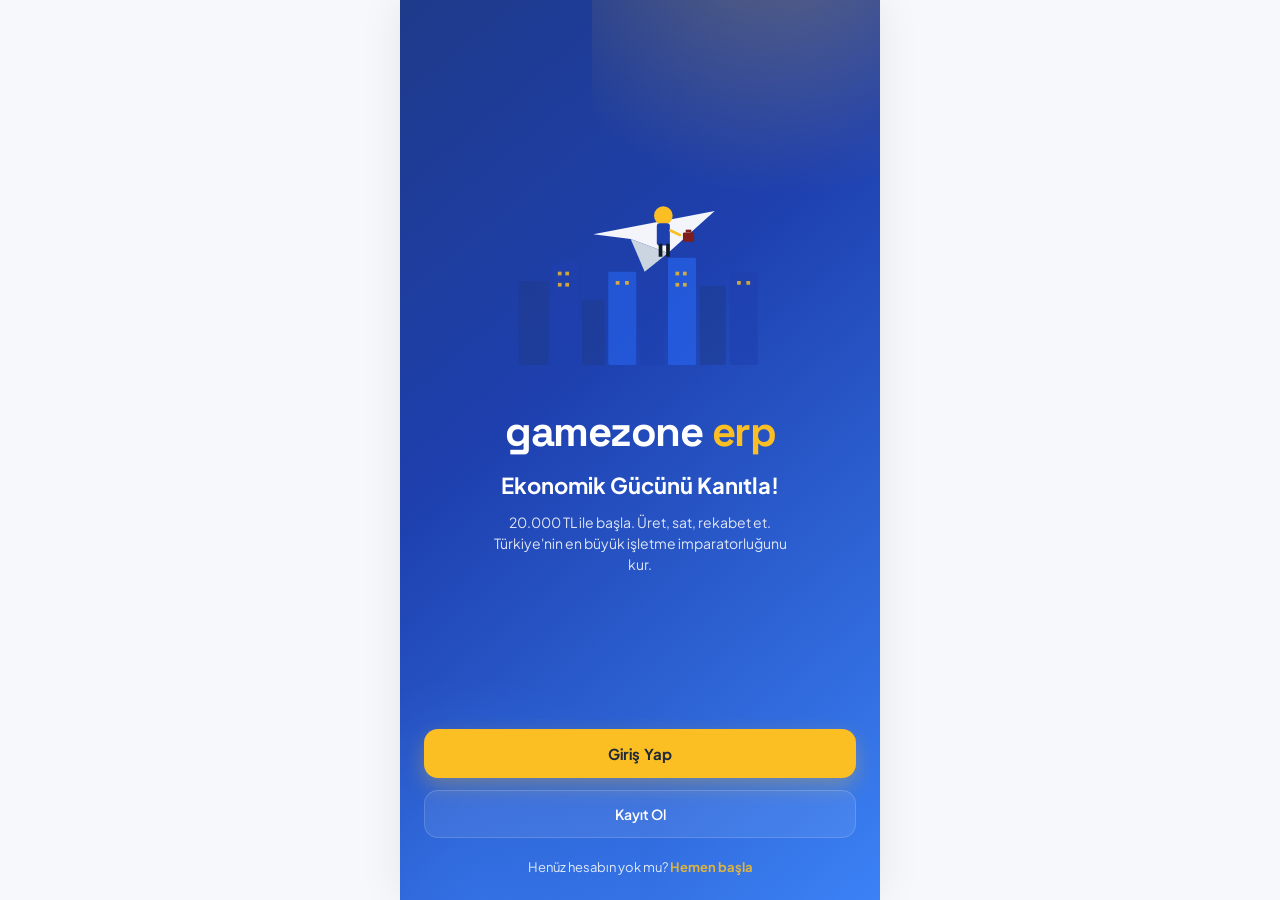
<file: index-7.html>
<!DOCTYPE html>
<html lang="tr">
<head>
<meta charset="UTF-8" />
<meta name="viewport" content="width=device-width, initial-scale=1.0, maximum-scale=1.0, user-scalable=no, viewport-fit=cover" />
<meta name="theme-color" content="#1e3a8a" />
<title>Game Zone ERP</title>
<link rel="preconnect" href="https://fonts.googleapis.com">
<link rel="preconnect" href="https://fonts.gstatic.com" crossorigin>
<link href="https://fonts.googleapis.com/css2?family=Plus+Jakarta+Sans:wght@400;500;600;700;800&family=Space+Grotesk:wght@600;700&display=swap" rel="stylesheet">
<style>
:root{
  --primary:#1e40af;
  --primary-dark:#1e3a8a;
  --primary-light:#3b82f6;
  --accent:#fbbf24;
  --accent-dark:#f59e0b;
  --bg:#f7f8fc;
  --card:#ffffff;
  --text:#1f2937;
  --text-muted:#6b7280;
  --border:#e5e7eb;
  --success:#10b981;
  --danger:#ef4444;
  --warning:#f59e0b;
  --info:#3b82f6;
}
*{box-sizing:border-box;margin:0;padding:0;-webkit-tap-highlight-color:transparent}
html,body{height:100%;overflow:hidden}
body{
  font-family:'Plus Jakarta Sans',system-ui,-apple-system,sans-serif;
  background:var(--bg);
  color:var(--text);
  font-size:14px;
  line-height:1.4;
  overscroll-behavior:none;
  user-select:none;
  -webkit-user-select:none;
}
#app{
  max-width:480px;
  margin:0 auto;
  height:100vh;
  height:100dvh;
  background:var(--bg);
  position:relative;
  overflow:hidden;
  box-shadow:0 0 40px rgba(0,0,0,.08);
}
button{
  font-family:inherit;
  cursor:pointer;
  border:none;
  background:none;
  color:inherit;
  font-size:inherit;
}
input,select,textarea{
  font-family:inherit;
  font-size:inherit;
}
::-webkit-scrollbar{width:0;height:0}

/* ====== WELCOME / AUTH SCREENS ====== */
.auth-screen{
  position:absolute;inset:0;
  background:linear-gradient(140deg,#1e3a8a 0%,#1e40af 40%,#3b82f6 100%);
  display:flex;flex-direction:column;
  padding:24px;
  color:#fff;
}
.auth-screen::before{
  content:"";
  position:absolute;top:-50%;right:-20%;
  width:80%;height:80%;
  background:radial-gradient(circle,rgba(251,191,36,.3),transparent 70%);
  pointer-events:none;
}
.auth-screen::after{
  content:"";
  position:absolute;bottom:-30%;left:-20%;
  width:70%;height:60%;
  background:radial-gradient(circle,rgba(59,130,246,.4),transparent 70%);
  pointer-events:none;
}
.auth-header{
  display:flex;align-items:center;gap:10px;
  padding-top:12px;
  z-index:2;
}
.auth-back{
  width:36px;height:36px;border-radius:10px;
  background:rgba(255,255,255,.12);
  display:grid;place-items:center;
  backdrop-filter:blur(10px);
}
.auth-hero{
  flex:1;display:flex;flex-direction:column;align-items:center;justify-content:center;
  z-index:2;padding:20px 0;
}
.auth-illustration{
  width:100%;max-width:280px;margin-bottom:28px;
  animation:float 4s ease-in-out infinite;
}
@keyframes float{0%,100%{transform:translateY(0)}50%{transform:translateY(-12px)}}
.auth-logo{
  font-family:'Space Grotesk';
  font-size:42px;font-weight:700;
  letter-spacing:-1.5px;
  margin-bottom:8px;
  text-align:center;
}
.auth-logo .yellow{color:var(--accent)}
.auth-title{
  font-size:22px;font-weight:700;
  text-align:center;margin-bottom:12px;
}
.auth-subtitle{
  font-size:14px;opacity:.85;
  text-align:center;line-height:1.5;
  max-width:300px;margin-bottom:8px;
}
.auth-form{
  z-index:2;margin-top:auto;
  display:flex;flex-direction:column;gap:12px;
}
.auth-field{
  background:rgba(255,255,255,.1);
  border:1px solid rgba(255,255,255,.18);
  border-radius:14px;
  padding:14px 16px;
  display:flex;align-items:center;gap:12px;
  backdrop-filter:blur(12px);
}
.auth-field input{
  flex:1;background:none;border:none;outline:none;
  color:#fff;font-size:15px;
}
.auth-field input::placeholder{color:rgba(255,255,255,.6)}
.auth-field svg{opacity:.7;flex-shrink:0}
.auth-row{display:flex;justify-content:space-between;align-items:center;font-size:13px;padding:0 4px}
.auth-row label{display:flex;align-items:center;gap:8px;cursor:pointer}
.auth-row input[type=checkbox]{accent-color:var(--accent);width:16px;height:16px}
.auth-row a{color:var(--accent);text-decoration:none;font-weight:600}
.btn-primary{
  background:var(--accent);
  color:#1f2937;
  padding:15px;border-radius:14px;
  font-weight:700;font-size:15px;
  letter-spacing:.2px;
  box-shadow:0 8px 20px rgba(251,191,36,.3);
  transition:transform .15s;
}
.btn-primary:active{transform:scale(.98)}
.btn-ghost{
  background:rgba(255,255,255,.08);
  color:#fff;
  padding:14px;border-radius:14px;
  font-weight:600;
  border:1px solid rgba(255,255,255,.15);
}
.auth-footer{
  text-align:center;font-size:13px;
  opacity:.85;margin-top:8px;
}
.auth-footer a{color:var(--accent);font-weight:700;text-decoration:none}

/* ====== MAIN APP SHELL ====== */
.main-shell{
  position:absolute;inset:0;
  display:none;flex-direction:column;
  background:var(--bg);
}
.main-shell.active{display:flex}

/* top bar */
.topbar{
  background:linear-gradient(180deg,#1e40af,#2563eb);
  color:#fff;
  padding:14px 14px 0;
  flex-shrink:0;
  position:relative;
}
.topbar-row{display:flex;align-items:center;gap:10px;margin-bottom:10px}
.brand{
  font-family:'Space Grotesk';
  font-size:20px;font-weight:700;
  letter-spacing:-.5px;
  margin-right:auto;
}
.brand .yellow{color:var(--accent)}
.topbar-icons{display:flex;gap:8px;align-items:center}
.tb-btn{
  width:34px;height:34px;border-radius:10px;
  display:grid;place-items:center;
  background:rgba(255,255,255,.08);
  position:relative;
  transition:background .15s;
}
.tb-btn:active{background:rgba(255,255,255,.18)}
.tb-btn .badge{
  position:absolute;top:-2px;right:-2px;
  background:#ef4444;color:#fff;
  font-size:10px;font-weight:700;
  padding:2px 5px;border-radius:10px;
  min-width:16px;height:16px;
  display:grid;place-items:center;
  border:2px solid var(--primary);
}
.topbar-stats{
  display:flex;gap:8px;align-items:center;
  padding-bottom:10px;
}
.stat-pill{
  background:rgba(0,0,0,.18);
  border-radius:8px;
  padding:5px 10px;
  font-size:12px;font-weight:600;
  display:flex;align-items:center;gap:6px;
  border:1px solid rgba(255,255,255,.08);
}
.stat-pill .level-num{
  background:rgba(255,255,255,.95);color:#1e3a8a;
  font-weight:800;font-size:11px;
  padding:2px 7px;border-radius:5px;
}
.stat-pill .xp-bar{
  width:60px;height:4px;border-radius:3px;
  background:rgba(255,255,255,.2);overflow:hidden;
}
.stat-pill .xp-fill{
  height:100%;background:var(--accent);
  border-radius:3px;transition:width .4s;
}
.money-pill{
  margin-left:auto;
  background:rgba(0,0,0,.2);
  border-radius:8px;padding:5px 10px;
  font-size:13px;font-weight:700;
  display:flex;align-items:center;gap:6px;
}

/* content area */
.content{
  flex:1;overflow-y:auto;overflow-x:hidden;
  padding-bottom:76px;
  -webkit-overflow-scrolling:touch;
}
.page{display:none;min-height:100%}
.page.active{display:block}
.page-header{
  background:#fff;
  padding:14px 16px;
  display:flex;align-items:center;gap:10px;
  border-bottom:1px solid var(--border);
  position:sticky;top:0;z-index:10;
}
.page-title{font-size:16px;font-weight:700;flex:1}
.page-icon{font-size:22px}

/* bottom nav */
.bottomnav{
  position:absolute;bottom:0;left:0;right:0;
  background:#fff;
  border-top:1px solid var(--border);
  display:flex;
  padding:8px 4px;
  padding-bottom:max(8px,env(safe-area-inset-bottom));
  box-shadow:0 -4px 20px rgba(0,0,0,.05);
  z-index:20;
}
.nav-item{
  flex:1;
  display:flex;flex-direction:column;align-items:center;gap:3px;
  padding:6px 4px;
  color:var(--text-muted);
  font-size:11px;font-weight:600;
  position:relative;
  border-radius:10px;
  transition:color .15s;
}
.nav-item.active{color:#ef4444}
.nav-item.active.blue{color:#1e40af}
.nav-item svg{width:22px;height:22px}
.nav-item .nav-hand{
  position:absolute;top:-20px;left:50%;
  transform:translateX(-50%);
  font-size:20px;
  pointer-events:none;
  animation:pointBounce 1.6s ease-in-out infinite;
  opacity:0;
}
.nav-item.active .nav-hand{opacity:1}
@keyframes pointBounce{0%,100%{transform:translateX(-50%) translateY(0)}50%{transform:translateX(-50%) translateY(4px)}}

/* empty states */
.empty{
  display:flex;flex-direction:column;
  align-items:center;justify-content:center;
  padding:60px 20px;
  text-align:center;
}
.empty-icon{
  font-size:56px;margin-bottom:14px;
  opacity:.4;
}
.empty-lock{
  font-size:60px;
  filter:drop-shadow(0 4px 10px rgba(239,68,68,.3));
  margin-bottom:12px;
}
.empty-text{
  color:var(--text-muted);font-size:15px;
  margin-bottom:18px;
}
.empty-big{
  font-size:18px;font-weight:700;color:var(--text);
}
.btn-create{
  background:var(--primary);color:#fff;
  padding:12px 28px;border-radius:10px;
  font-weight:700;font-size:14px;
  box-shadow:0 4px 14px rgba(30,64,175,.3);
}

/* ====== MODALS ====== */
.modal-backdrop{
  position:absolute;inset:0;
  background:rgba(0,0,0,.5);
  backdrop-filter:blur(4px);
  display:none;
  align-items:center;justify-content:center;
  padding:20px;
  z-index:100;
  animation:fadeIn .2s;
}
.modal-backdrop.active{display:flex}
@keyframes fadeIn{from{opacity:0}to{opacity:1}}
.modal{
  background:#fff;
  border-radius:18px;
  width:100%;max-width:420px;
  max-height:90vh;
  overflow:hidden;
  display:flex;flex-direction:column;
  animation:slideUp .3s cubic-bezier(.2,.8,.2,1);
  box-shadow:0 20px 50px rgba(0,0,0,.3);
}
@keyframes slideUp{from{transform:translateY(20px);opacity:0}to{transform:translateY(0);opacity:1}}
.modal-header{
  padding:14px 18px;
  border-bottom:1px solid var(--border);
  display:flex;align-items:center;gap:10px;
}
.modal-title{font-weight:700;font-size:16px;flex:1}
.modal-close{
  width:32px;height:32px;border-radius:8px;
  display:grid;place-items:center;
  background:#f3f4f6;
}
.modal-body{
  padding:16px 18px;
  overflow-y:auto;
  flex:1;
}
.modal-footer{
  padding:12px 18px;
  border-top:1px solid var(--border);
  display:flex;gap:10px;
}
.modal-footer button{
  flex:1;padding:12px;border-radius:10px;
  font-weight:700;font-size:14px;
}
.btn-cancel{background:#f3f4f6;color:#374151}
.btn-confirm{background:var(--primary);color:#fff}
.btn-confirm:disabled{background:#9ca3af;cursor:not-allowed}

/* welcome modal */
.welcome-modal{
  text-align:center;padding:32px 24px;
}
.welcome-illo{
  width:180px;margin:0 auto 20px;
  animation:float 3s ease-in-out infinite;
}
.welcome-title{font-size:22px;font-weight:800;margin-bottom:10px;color:var(--text)}
.welcome-text{font-size:14px;color:var(--text-muted);line-height:1.6;margin-bottom:24px}
.welcome-cta{
  background:var(--primary);color:#fff;
  padding:14px;border-radius:12px;
  font-weight:700;font-size:15px;
  width:100%;
  box-shadow:0 6px 20px rgba(30,64,175,.3);
}
.welcome-alt{margin-top:14px;font-size:13px;color:var(--text-muted)}
.welcome-alt a{color:var(--primary);font-weight:700;text-decoration:none}

/* shop creation */
.shop-grid{
  display:grid;grid-template-columns:repeat(2,1fr);
  gap:10px;padding:14px;
}
.shop-card{
  background:#fff;border-radius:14px;
  overflow:hidden;
  border:2px solid transparent;
  transition:all .15s;
  cursor:pointer;
  box-shadow:0 2px 8px rgba(0,0,0,.04);
}
.shop-card.selected{border-color:var(--primary);transform:scale(.97)}
.shop-card.disabled{opacity:.5}
.shop-img{
  width:100%;aspect-ratio:1;
  background-size:cover;background-position:center;
  position:relative;
}
.shop-price{
  position:absolute;left:8px;bottom:8px;
  background:rgba(16,185,129,.95);color:#fff;
  padding:4px 8px;border-radius:6px;
  font-size:12px;font-weight:700;
}
.shop-info{padding:8px 10px}
.shop-name{font-size:13px;font-weight:700}
.shop-income{font-size:11px;color:var(--text-muted);margin-top:2px}

/* city select */
.city-select{
  padding:14px;
}
.city-select label{font-size:13px;color:var(--text-muted);margin-bottom:6px;display:block}
.city-select select{
  width:100%;padding:12px;border-radius:10px;
  border:1px solid var(--border);background:#fff;
  font-size:14px;
}

/* ====== BANK ====== */
.bank-card{
  background:#fff;margin:12px;border-radius:14px;
  padding:16px;box-shadow:0 2px 8px rgba(0,0,0,.04);
}
.bank-header{
  display:flex;align-items:center;gap:12px;margin-bottom:14px;
}
.bank-icon{
  width:54px;height:54px;
  background:linear-gradient(135deg,#3b82f6,#1e40af);
  border-radius:14px;
  display:grid;place-items:center;
  color:#fff;font-size:24px;
}
.bank-title{font-size:18px;font-weight:700}
.bank-row{
  display:flex;justify-content:space-between;align-items:center;
  padding:13px 14px;
  background:#f9fafb;border-radius:10px;
  margin-bottom:8px;
}
.bank-row-label{font-size:13px;color:var(--text-muted)}
.bank-row-value{font-size:15px;font-weight:700}
.bank-row-value.green{color:var(--success)}
.bank-row-value.red{color:var(--danger)}
.section-label{
  font-size:11px;font-weight:700;letter-spacing:1.2px;
  color:var(--text-muted);
  padding:16px 16px 8px;
  text-transform:uppercase;
}
.bank-action{
  display:flex;justify-content:space-between;align-items:center;
  padding:14px;background:#f9fafb;border-radius:12px;
  margin-bottom:8px;cursor:pointer;
}
.bank-action:active{background:#f3f4f6}
.bank-action-info{flex:1}
.bank-action-label{font-size:12px;color:var(--text-muted);margin-bottom:2px}
.bank-action-value{font-size:16px;font-weight:700}
.bank-action-icon{
  width:40px;height:40px;border-radius:10px;
  display:grid;place-items:center;font-size:18px;
  background:#eff6ff;color:var(--primary);
}
.bank-action-icon.red{background:#fef2f2;color:var(--danger)}
.bank-action-icon.green{background:#ecfdf5;color:var(--success)}

/* ====== PROFILE ====== */
.profile-header{
  background:#fff;padding:20px 16px;
  display:flex;align-items:center;gap:14px;
  border-bottom:1px solid var(--border);
}
.profile-avatar{
  width:62px;height:62px;border-radius:18px;
  background:linear-gradient(135deg,#e5e7eb,#f3f4f6);
  display:grid;place-items:center;
  font-size:30px;
  border:3px solid #fff;
  box-shadow:0 2px 8px rgba(0,0,0,.08);
}
.profile-name{font-size:20px;font-weight:700;flex:1}
.profile-settings{
  width:40px;height:40px;border-radius:12px;
  background:#f3f4f6;display:grid;place-items:center;
  font-size:18px;
}
.profile-stats{
  display:grid;grid-template-columns:1fr 1fr;gap:10px;padding:14px;
}
.profile-stat{
  background:#fff;border-radius:12px;padding:12px;
  box-shadow:0 1px 4px rgba(0,0,0,.04);
}
.profile-stat-label{
  font-size:11px;color:var(--text-muted);
  text-transform:uppercase;letter-spacing:.5px;
  margin-bottom:4px;
}
.profile-stat-value{font-size:18px;font-weight:700}
.profile-stat-value.green{color:var(--success)}
.profile-stat-icon{font-size:16px;margin-right:4px}

.rank-row{
  display:flex;gap:8px;padding:0 14px;margin-top:14px;
  overflow-x:auto;
}
.rank-card{
  flex:0 0 90px;
  background:#fff;border-radius:12px;
  padding:10px;text-align:center;
  box-shadow:0 1px 4px rgba(0,0,0,.04);
}
.rank-num{font-size:12px;font-weight:700;color:var(--text-muted);margin-bottom:6px}
.rank-av{
  width:42px;height:42px;border-radius:10px;
  background:#f3f4f6;margin:0 auto 6px;
  display:grid;place-items:center;font-size:20px;
}
.rank-money{font-size:10px;font-weight:700;color:var(--primary)}
.rank-you{background:linear-gradient(135deg,#fef3c7,#fde68a)}

/* ====== NEWS / CHAT ====== */
.news-card{
  background:#fff;border-radius:14px;margin:12px;
  overflow:hidden;box-shadow:0 2px 8px rgba(0,0,0,.05);
}
.news-hero{
  width:100%;aspect-ratio:16/10;
  background:linear-gradient(135deg,#fbbf24,#f59e0b);
  position:relative;display:grid;place-items:center;
  font-size:72px;
}
.news-body{padding:14px}
.news-status{
  font-size:13px;color:var(--text-muted);margin-bottom:10px;
  display:flex;align-items:center;gap:6px;
}
.news-status b{color:var(--success)}
.news-title{font-size:16px;font-weight:800;margin-bottom:8px}
.news-text{font-size:13px;color:#374151;line-height:1.6;margin-bottom:10px}
.news-date{font-size:12px;color:var(--text-muted)}
.news-reactions{
  display:flex;gap:6px;margin-top:10px;flex-wrap:wrap;
}
.reaction{
  padding:4px 8px;border-radius:20px;
  background:#f3f4f6;font-size:12px;
  display:flex;align-items:center;gap:4px;
  font-weight:600;
}

.activity-feed{padding:0 12px}
.activity-item{
  background:#fff;border-radius:12px;
  padding:10px 12px;margin-bottom:8px;
  display:flex;align-items:center;gap:10px;
  box-shadow:0 1px 3px rgba(0,0,0,.04);
}
.activity-avatar{
  width:34px;height:34px;border-radius:8px;
  background:#f3f4f6;display:grid;place-items:center;
  font-size:16px;flex-shrink:0;
}
.activity-text{
  flex:1;font-size:12px;line-height:1.4;
}
.activity-text b{font-weight:700}
.activity-text .prod{color:var(--primary);font-weight:700}
.activity-meta{font-size:11px;color:var(--text-muted);margin-top:2px}
.activity-badge{
  width:32px;height:32px;border-radius:8px;
  background:#f3f4f6;flex-shrink:0;
  display:grid;place-items:center;font-size:16px;
}

/* chat */
.chat-wrap{
  display:flex;flex-direction:column;height:100%;
}
.chat-input{
  padding:10px 12px;background:#fff;
  border-bottom:1px solid var(--border);
  display:flex;align-items:center;gap:10px;
  position:sticky;top:0;z-index:10;
}
.chat-input-avatar{
  width:32px;height:32px;border-radius:10px;
  background:#f3f4f6;display:grid;place-items:center;font-size:14px;
}
.chat-input input{
  flex:1;background:#f3f4f6;border:none;outline:none;
  padding:10px 14px;border-radius:20px;font-size:13px;
}
.chat-send{
  width:36px;height:36px;border-radius:10px;
  background:var(--primary);color:#fff;
  display:grid;place-items:center;
}
.chat-messages{padding:6px 10px}
.chat-msg{
  background:#fff;border-radius:12px;
  padding:10px 12px;margin-bottom:8px;
  display:flex;gap:10px;
  box-shadow:0 1px 3px rgba(0,0,0,.04);
}
.chat-msg-avatar{
  width:38px;height:38px;border-radius:9px;
  background:linear-gradient(135deg,#ddd6fe,#c4b5fd);
  display:grid;place-items:center;font-size:18px;
  flex-shrink:0;
}
.chat-msg-body{flex:1}
.chat-msg-head{display:flex;align-items:center;gap:6px;margin-bottom:3px}
.chat-msg-name{font-weight:700;font-size:13px}
.chat-msg-time{font-size:11px;color:var(--text-muted)}
.chat-msg-text{font-size:13px;line-height:1.4;color:#374151}

/* ====== CITIES ====== */
.city-list{padding:10px}
.city-card{
  background:#fff;border-radius:14px;
  margin-bottom:8px;padding:12px;
  box-shadow:0 1px 3px rgba(0,0,0,.04);
  display:flex;align-items:center;gap:12px;
}
.city-rank{
  width:32px;height:32px;border-radius:10px;
  background:#eff6ff;color:var(--primary);
  font-weight:800;font-size:14px;
  display:grid;place-items:center;flex-shrink:0;
}
.city-body{flex:1;min-width:0}
.city-name{font-weight:800;font-size:15px;margin-bottom:3px}
.city-pop{font-size:12px;color:var(--text-muted);margin-bottom:6px}
.city-biz{
  display:flex;gap:6px;flex-wrap:wrap;
  font-size:11px;
}
.city-biz-item{
  background:#f3f4f6;padding:3px 7px;border-radius:5px;
  font-weight:700;
  display:flex;align-items:center;gap:3px;
}

/* ====== MENU ====== */
.menu-grid{
  display:grid;grid-template-columns:1fr 1fr 1fr;
  gap:10px;padding:14px;
}
.menu-tile{
  background:#fff;border-radius:14px;
  padding:16px 8px;text-align:center;
  box-shadow:0 1px 4px rgba(0,0,0,.04);
  display:flex;flex-direction:column;align-items:center;gap:8px;
  cursor:pointer;transition:transform .15s;
}
.menu-tile:active{transform:scale(.95)}
.menu-tile-icon{
  width:50px;height:50px;
  display:grid;place-items:center;
  font-size:28px;
}
.menu-tile-label{font-size:12px;font-weight:700;line-height:1.2}

.menu-header{
  background:#fff;padding:14px 16px;
  display:flex;align-items:center;gap:10px;
  border-bottom:1px solid var(--border);
}
.back-btn{
  width:36px;height:36px;border-radius:10px;
  background:#f3f4f6;display:grid;place-items:center;
  font-size:18px;
}
.menu-footer{
  padding:16px;display:flex;gap:8px;
  align-items:center;justify-content:center;
  color:var(--text-muted);font-size:12px;
}
.menu-socials{display:flex;gap:8px;margin-right:auto}
.social-btn{
  width:34px;height:34px;border-radius:10px;
  display:grid;place-items:center;
  background:#f3f4f6;
  font-size:14px;
}

/* lottery */
.lottery-box{
  background:linear-gradient(135deg,#fbbf24,#f59e0b);
  color:#fff;border-radius:18px;
  padding:24px;margin:14px;text-align:center;
  box-shadow:0 8px 24px rgba(251,191,36,.3);
}
.lottery-emoji{font-size:60px;margin-bottom:10px}
.lottery-title{font-size:20px;font-weight:800;margin-bottom:6px}
.lottery-text{font-size:13px;opacity:.9;margin-bottom:16px}
.lottery-btn{
  background:#fff;color:#b45309;
  padding:12px 28px;border-radius:12px;
  font-weight:800;font-size:14px;
}

/* store */
.pkg-grid{padding:14px;display:flex;flex-direction:column;gap:10px}
.pkg-card{
  background:#fff;border-radius:14px;
  padding:14px;display:flex;align-items:center;gap:14px;
  box-shadow:0 2px 8px rgba(0,0,0,.05);
  border:2px solid transparent;
  cursor:pointer;transition:all .15s;
}
.pkg-card.featured{
  border-color:var(--accent);
  background:linear-gradient(135deg,#fffbeb,#fef3c7);
}
.pkg-icon{
  width:60px;height:60px;border-radius:14px;
  background:linear-gradient(135deg,#60a5fa,#3b82f6);
  display:grid;place-items:center;font-size:30px;color:#fff;
  flex-shrink:0;
}
.pkg-info{flex:1}
.pkg-amount{font-size:18px;font-weight:800}
.pkg-bonus{font-size:11px;color:var(--accent-dark);font-weight:700;margin-top:2px}
.pkg-price{
  background:var(--success);color:#fff;
  padding:8px 14px;border-radius:10px;
  font-weight:800;font-size:13px;
  white-space:nowrap;
}
.featured-tag{
  background:var(--danger);color:#fff;
  font-size:10px;padding:2px 6px;border-radius:4px;
  font-weight:800;margin-left:6px;
}

/* assistant */
.asst-card{
  background:#fff;border-radius:14px;
  margin:10px 14px;padding:14px;
  display:flex;align-items:center;gap:14px;
  box-shadow:0 1px 4px rgba(0,0,0,.05);
}
.asst-icon{
  width:58px;height:58px;border-radius:14px;
  background:linear-gradient(135deg,#c4b5fd,#8b5cf6);
  display:grid;place-items:center;font-size:26px;color:#fff;
  flex-shrink:0;
}
.asst-info{flex:1}
.asst-title{font-size:15px;font-weight:700;margin-bottom:2px}
.asst-desc{font-size:12px;color:var(--text-muted)}
.asst-buy{
  background:var(--primary);color:#fff;
  padding:8px 14px;border-radius:10px;
  font-weight:700;font-size:12px;
  display:flex;align-items:center;gap:4px;
}

/* faq */
.faq-item{
  background:#fff;border-radius:12px;
  margin:8px 14px;padding:14px;
  box-shadow:0 1px 3px rgba(0,0,0,.04);
}
.faq-q{font-weight:700;font-size:14px;margin-bottom:6px;display:flex;gap:8px;align-items:flex-start}
.faq-q span{color:var(--primary)}
.faq-a{font-size:13px;color:var(--text-muted);line-height:1.6;padding-left:22px}

/* terms */
.terms-body{padding:14px;font-size:13px;line-height:1.7;color:#374151}
.terms-body h3{font-size:15px;font-weight:800;margin:16px 0 6px;color:var(--primary)}
.terms-body p{margin-bottom:10px}

/* toast */
.toast{
  position:absolute;
  top:20px;left:50%;transform:translateX(-50%) translateY(-100px);
  background:#111827;color:#fff;
  padding:12px 18px;border-radius:12px;
  font-size:13px;font-weight:600;
  box-shadow:0 10px 30px rgba(0,0,0,.3);
  z-index:1000;
  transition:transform .3s;
  max-width:90%;
  text-align:center;
}
.toast.show{transform:translateX(-50%) translateY(0)}
.toast.success{background:#059669}
.toast.error{background:#dc2626}

/* feedback form */
.feedback-form{padding:14px;display:flex;flex-direction:column;gap:12px}
.feedback-form label{font-size:13px;font-weight:700;color:#374151}
.feedback-form input,.feedback-form textarea,.feedback-form select{
  width:100%;padding:12px;border:1px solid var(--border);
  border-radius:10px;font-size:14px;background:#fff;outline:none;
  transition:border .15s;
}
.feedback-form input:focus,.feedback-form textarea:focus,.feedback-form select:focus{
  border-color:var(--primary);
}
.feedback-form textarea{min-height:100px;resize:vertical}

/* confetti */
.confetti{
  position:absolute;inset:0;pointer-events:none;z-index:99;overflow:hidden;
}
.confetti span{
  position:absolute;width:8px;height:14px;
  top:-20px;
  animation:confettiFall 3s linear forwards;
}
@keyframes confettiFall{
  to{transform:translateY(110vh) rotate(720deg)}
}

/* shop icons for category */
.cat-market{background:linear-gradient(135deg,#ef4444,#dc2626)}
.cat-butik{background:linear-gradient(135deg,#6b7280,#374151)}
.cat-elektronik{background:linear-gradient(135deg,#dc2626,#7f1d1d)}
.cat-mobilya{background:linear-gradient(135deg,#f97316,#ea580c)}
.cat-beyaz{background:linear-gradient(135deg,#e5e7eb,#9ca3af)}
.cat-kuyumcu{background:linear-gradient(135deg,#fbbf24,#d97706)}
.cat-oto{background:linear-gradient(135deg,#1f2937,#111827)}
.cat-benzin{background:linear-gradient(135deg,#3b82f6,#1d4ed8)}

@media (max-width:380px){
  .brand{font-size:17px}
  .tb-btn{width:32px;height:32px}
  .stat-pill{font-size:11px;padding:4px 8px}
  .money-pill{font-size:12px}
}
</style>
</head>
<body>
<div id="app">

  <!-- ====== AUTH / WELCOME SCREEN ====== -->
  <div id="welcome" class="auth-screen">
    <div class="auth-hero">
      <svg class="auth-illustration" viewBox="0 0 300 220" fill="none" xmlns="http://www.w3.org/2000/svg">
        <!-- City silhouette -->
        <rect x="20" y="120" width="32" height="90" rx="2" fill="#1e3a8a" opacity=".5"/>
        <rect x="56" y="100" width="28" height="110" rx="2" fill="#1e40af" opacity=".6"/>
        <rect x="88" y="140" width="24" height="70" rx="2" fill="#1e3a8a" opacity=".5"/>
        <rect x="116" y="110" width="30" height="100" rx="2" fill="#2563eb" opacity=".65"/>
        <rect x="150" y="130" width="26" height="80" rx="2" fill="#1e40af" opacity=".55"/>
        <rect x="180" y="95" width="30" height="115" rx="2" fill="#2563eb" opacity=".7"/>
        <rect x="214" y="125" width="28" height="85" rx="2" fill="#1e3a8a" opacity=".5"/>
        <rect x="246" y="110" width="30" height="100" rx="2" fill="#1e40af" opacity=".6"/>
        <!-- windows -->
        <g fill="#fbbf24" opacity=".8">
          <rect x="62" y="110" width="4" height="4"/><rect x="70" y="110" width="4" height="4"/>
          <rect x="62" y="122" width="4" height="4"/><rect x="70" y="122" width="4" height="4"/>
          <rect x="124" y="120" width="4" height="4"/><rect x="134" y="120" width="4" height="4"/>
          <rect x="188" y="110" width="4" height="4"/><rect x="196" y="110" width="4" height="4"/>
          <rect x="188" y="122" width="4" height="4"/><rect x="196" y="122" width="4" height="4"/>
          <rect x="254" y="120" width="4" height="4"/><rect x="264" y="120" width="4" height="4"/>
        </g>
        <!-- person on paper airplane -->
        <path d="M100 70 L230 45 L180 90 L140 75 Z" fill="#ffffff" opacity=".95"/>
        <path d="M140 75 L180 90 L155 110 Z" fill="#cbd5e1"/>
        <!-- person -->
        <circle cx="175" cy="50" r="10" fill="#fbbf24"/>
        <rect x="168" y="58" width="14" height="24" rx="3" fill="#1e40af"/>
        <rect x="170" y="80" width="4" height="14" fill="#111827"/>
        <rect x="178" y="80" width="4" height="14" fill="#111827"/>
        <rect x="182" y="64" width="14" height="3" rx="1.5" fill="#fbbf24" transform="rotate(25 182 64)"/>
        <!-- briefcase -->
        <rect x="196" y="68" width="12" height="10" rx="1.5" fill="#7f1d1d"/>
        <rect x="199" y="65" width="6" height="3" fill="#7f1d1d"/>
      </svg>

      <div class="auth-logo">gamezone <span class="yellow">erp</span></div>
      <div class="auth-title">Ekonomik Gücünü Kanıtla!</div>
      <div class="auth-subtitle">20.000 TL ile başla. Üret, sat, rekabet et. Türkiye'nin en büyük işletme imparatorluğunu kur.</div>
    </div>

    <div class="auth-form">
      <button class="btn-primary" onclick="openLogin()">Giriş Yap</button>
      <button class="btn-ghost" onclick="openRegister()">Kayıt Ol</button>
      <div class="auth-footer">Henüz hesabın yok mu? <a onclick="openRegister()">Hemen başla</a></div>
    </div>
  </div>

  <!-- LOGIN -->
  <div id="login" class="auth-screen" style="display:none">
    <div class="auth-header">
      <button class="auth-back" onclick="showScreen('welcome')">
        <svg width="18" height="18" viewBox="0 0 24 24" fill="none" stroke="currentColor" stroke-width="2.5" stroke-linecap="round" stroke-linejoin="round"><path d="M19 12H5M12 19l-7-7 7-7"/></svg>
      </button>
      <div style="font-weight:700;font-size:16px">Kullanıcı Girişi</div>
    </div>
    <div class="auth-hero">
      <div class="auth-logo" style="font-size:32px">gamezone <span class="yellow">erp</span></div>
    </div>
    <form class="auth-form" onsubmit="doLogin(event)">
      <div class="auth-field">
        <svg width="18" height="18" viewBox="0 0 24 24" fill="none" stroke="currentColor" stroke-width="2" stroke-linecap="round" stroke-linejoin="round"><path d="M20 21v-2a4 4 0 0 0-4-4H8a4 4 0 0 0-4 4v2M12 11a4 4 0 1 0 0-8 4 4 0 0 0 0 8z"/></svg>
        <input type="text" id="login-user" placeholder="Kullanıcı adı veya e-posta" required>
      </div>
      <div class="auth-field">
        <svg width="18" height="18" viewBox="0 0 24 24" fill="none" stroke="currentColor" stroke-width="2" stroke-linecap="round" stroke-linejoin="round"><rect x="3" y="11" width="18" height="11" rx="2"/><path d="M7 11V7a5 5 0 0 1 10 0v4"/></svg>
        <input type="password" id="login-pass" placeholder="Parola" required>
      </div>
      <div class="auth-row">
        <label><input type="checkbox"> Beni Hatırla</label>
        <a>Şifremi Unuttum</a>
      </div>
      <button class="btn-primary" type="submit">Giriş Yap</button>
      <div class="auth-footer">Hesabın yok mu? <a onclick="openRegister()">Kayıt Ol</a></div>
    </form>
  </div>

  <!-- REGISTER -->
  <div id="register" class="auth-screen" style="display:none">
    <div class="auth-header">
      <button class="auth-back" onclick="showScreen('welcome')">
        <svg width="18" height="18" viewBox="0 0 24 24" fill="none" stroke="currentColor" stroke-width="2.5" stroke-linecap="round" stroke-linejoin="round"><path d="M19 12H5M12 19l-7-7 7-7"/></svg>
      </button>
      <div style="font-weight:700;font-size:16px">Kayıt Ol</div>
    </div>
    <div class="auth-hero">
      <div class="auth-logo" style="font-size:32px">gamezone <span class="yellow">erp</span></div>
      <div style="text-align:center;opacity:.85;margin-top:8px">20.000 TL ile başla!</div>
    </div>
    <form class="auth-form" onsubmit="doRegister(event)">
      <div class="auth-field">
        <svg width="18" height="18" viewBox="0 0 24 24" fill="none" stroke="currentColor" stroke-width="2" stroke-linecap="round" stroke-linejoin="round"><path d="M20 21v-2a4 4 0 0 0-4-4H8a4 4 0 0 0-4 4v2M12 11a4 4 0 1 0 0-8 4 4 0 0 0 0 8z"/></svg>
        <input type="text" id="reg-user" placeholder="Kullanıcı adı" required minlength="3" maxlength="16">
      </div>
      <div class="auth-field">
        <svg width="18" height="18" viewBox="0 0 24 24" fill="none" stroke="currentColor" stroke-width="2" stroke-linecap="round" stroke-linejoin="round"><path d="M4 4h16c1.1 0 2 .9 2 2v12c0 1.1-.9 2-2 2H4c-1.1 0-2-.9-2-2V6c0-1.1.9-2 2-2z"/><polyline points="22,6 12,13 2,6"/></svg>
        <input type="email" id="reg-email" placeholder="E-posta" required>
      </div>
      <div class="auth-field">
        <svg width="18" height="18" viewBox="0 0 24 24" fill="none" stroke="currentColor" stroke-width="2" stroke-linecap="round" stroke-linejoin="round"><rect x="3" y="11" width="18" height="11" rx="2"/><path d="M7 11V7a5 5 0 0 1 10 0v4"/></svg>
        <input type="password" id="reg-pass" placeholder="Parola" required minlength="4">
      </div>
      <button class="btn-primary" type="submit">Hesap Oluştur</button>
      <div class="auth-footer">Zaten hesabın var mı? <a onclick="openLogin()">Giriş Yap</a></div>
    </form>
  </div>

  <!-- ====== MAIN APP ====== -->
  <div id="main" class="main-shell">

    <!-- TOP BAR -->
    <div class="topbar">
      <div class="topbar-row">
        <div class="brand">gamezone <span class="yellow">erp</span></div>
        <div class="topbar-icons">
          <button class="tb-btn" onclick="openPage('chat')">
            <svg width="16" height="16" viewBox="0 0 24 24" fill="none" stroke="currentColor" stroke-width="2" stroke-linecap="round" stroke-linejoin="round"><path d="M21 15a2 2 0 0 1-2 2H7l-4 4V5a2 2 0 0 1 2-2h14a2 2 0 0 1 2 2z"/></svg>
            <span class="badge" id="chat-badge" style="display:none">!</span>
          </button>
          <button class="tb-btn" onclick="openPage('notifications')">
            <svg width="16" height="16" viewBox="0 0 24 24" fill="none" stroke="currentColor" stroke-width="2" stroke-linecap="round" stroke-linejoin="round"><path d="M18 8A6 6 0 0 0 6 8c0 7-3 9-3 9h18s-3-2-3-9M13.73 21a2 2 0 0 1-3.46 0"/></svg>
            <span class="badge" id="notif-badge">1</span>
          </button>
          <button class="tb-btn" onclick="openPage('bank')">
            <svg width="16" height="16" viewBox="0 0 24 24" fill="none" stroke="currentColor" stroke-width="2" stroke-linecap="round" stroke-linejoin="round"><path d="M3 21h18M3 10h18M5 6l7-3 7 3M4 10v11M20 10v11M8 14v3M12 14v3M16 14v3"/></svg>
          </button>
          <button class="tb-btn" onclick="openPage('profile')">
            <svg width="16" height="16" viewBox="0 0 24 24" fill="none" stroke="currentColor" stroke-width="2" stroke-linecap="round" stroke-linejoin="round"><path d="M20 21v-2a4 4 0 0 0-4-4H8a4 4 0 0 0-4 4v2"/><circle cx="12" cy="7" r="4"/></svg>
          </button>
          <button class="tb-btn" onclick="openPage('menu')">
            <svg width="16" height="16" viewBox="0 0 24 24" fill="currentColor"><circle cx="5" cy="12" r="1.8"/><circle cx="12" cy="12" r="1.8"/><circle cx="19" cy="12" r="1.8"/></svg>
          </button>
        </div>
      </div>
      <div class="topbar-stats">
        <div class="stat-pill">
          <span class="level-num" id="level-num">1</span>
          <div>
            <div style="font-size:9px;margin-bottom:2px"><span id="xp-text">0/1000</span></div>
            <div class="xp-bar"><div class="xp-fill" id="xp-fill" style="width:0%"></div></div>
          </div>
        </div>
        <div class="stat-pill">
          <svg width="12" height="12" viewBox="0 0 24 24" fill="#60a5fa"><path d="M12 2l3 7h7l-5.5 4.5L18 22l-6-4-6 4 1.5-8.5L2 9h7z"/></svg>
          <span id="diamond-count">10</span>
        </div>
        <div class="money-pill">
          <svg width="14" height="14" viewBox="0 0 24 24" fill="none" stroke="currentColor" stroke-width="2" stroke-linecap="round" stroke-linejoin="round"><rect x="2" y="6" width="20" height="12" rx="2"/><circle cx="12" cy="12" r="2"/></svg>
          <span id="money-count">20.000,00 ₺</span>
        </div>
      </div>
    </div>

    <!-- CONTENT -->
    <div class="content" id="content-area">

      <!-- HOME (DÜKKANLAR) -->
      <div class="page active" id="page-dukkanlar">
        <div class="page-header">
          <span class="page-icon">🏪</span>
          <span class="page-title">Dükkanlar</span>
          <svg width="18" height="18" viewBox="0 0 24 24" fill="none" stroke="currentColor" stroke-width="2"><path d="M3 9l9-7 9 7M5 9v11h14V9"/></svg>
        </div>
        <div id="dukkanlar-body"></div>
      </div>

      <!-- BAHÇELER (locked lvl 5) -->
      <div class="page" id="page-bahceler">
        <div class="page-header"><span class="page-icon">🌾</span><span class="page-title">Bahçeler</span></div>
        <div class="empty">
          <div class="empty-lock">🔒</div>
          <div class="empty-big">5. Seviyede Açılacak</div>
          <div class="empty-text" style="margin-top:8px">Dükkanlarını büyüterek seviye atla ve bahçeleri aç!</div>
        </div>
      </div>

      <!-- ÇIFTLIKLER (locked lvl 10) -->
      <div class="page" id="page-ciftlikler">
        <div class="page-header"><span class="page-icon">🥚</span><span class="page-title">Çiftlikler</span></div>
        <div class="empty">
          <div class="empty-lock">🔒</div>
          <div class="empty-big">10. Seviyede Açılacak</div>
          <div class="empty-text" style="margin-top:8px">Önce bahçelerini kur, sonra çiftlik sahibi ol!</div>
        </div>
      </div>

      <!-- FABRIKALAR (locked lvl 20) -->
      <div class="page" id="page-fabrikalar">
        <div class="page-header"><span class="page-icon">🏭</span><span class="page-title">Fabrikalar</span></div>
        <div class="empty">
          <div class="empty-lock">🔒</div>
          <div class="empty-big">20. Seviyede Açılacak</div>
          <div class="empty-text" style="margin-top:8px">Seri üretime geçmek için seviye atla!</div>
        </div>
      </div>

      <!-- MADENLER (locked lvl 30) -->
      <div class="page" id="page-madenler">
        <div class="page-header"><span class="page-icon">⛏️</span><span class="page-title">Madenler</span></div>
        <div class="empty">
          <div class="empty-lock">🔒</div>
          <div class="empty-big">30. Seviyede Açılacak</div>
          <div class="empty-text" style="margin-top:8px">En üst seviye: Maden imparatorluğu!</div>
        </div>
      </div>

      <!-- BANK -->
      <div class="page" id="page-bank">
        <div class="page-header">
          <button class="back-btn" onclick="backToMain()">←</button>
          <span class="page-icon">🏦</span>
          <span class="page-title">Banka</span>
        </div>
        <div id="bank-body"></div>
      </div>

      <!-- NOTIFICATIONS -->
      <div class="page" id="page-notifications">
        <div class="page-header">
          <button class="back-btn" onclick="backToMain()">←</button>
          <span class="page-title">Bildirimler</span>
        </div>
        <div id="notif-body"></div>
      </div>

      <!-- CHAT -->
      <div class="page" id="page-chat">
        <div class="page-header">
          <button class="back-btn" onclick="backToMain()">←</button>
          <span class="page-icon">💬</span>
          <span class="page-title">Global Sohbet</span>
        </div>
        <div class="chat-wrap">
          <div class="chat-input">
            <div class="chat-input-avatar">🙂</div>
            <input id="chat-text" placeholder="Bir şeyler yaz..." maxlength="200">
            <button class="chat-send" onclick="sendChat()">
              <svg width="16" height="16" viewBox="0 0 24 24" fill="currentColor"><path d="M2 21l21-9L2 3v7l15 2-15 2z"/></svg>
            </button>
          </div>
          <div class="chat-messages" id="chat-messages"></div>
        </div>
      </div>

      <!-- PROFILE -->
      <div class="page" id="page-profile">
        <div class="page-header">
          <button class="back-btn" onclick="backToMain()">←</button>
          <span class="page-title">Profil</span>
        </div>
        <div id="profile-body"></div>
      </div>

      <!-- MENU -->
      <div class="page" id="page-menu">
        <div class="menu-header">
          <button class="back-btn" onclick="backToMain()">←</button>
          <div style="flex:1"></div>
          <div style="width:40px;height:40px;border-radius:10px;background:#f3f4f6;display:grid;place-items:center">
            <svg width="18" height="18" viewBox="0 0 24 24" fill="none" stroke="currentColor" stroke-width="2"><circle cx="12" cy="7" r="4"/><path d="M20 21v-2a4 4 0 0 0-4-4H8a4 4 0 0 0-4 4v2"/></svg>
          </div>
        </div>
        <div class="menu-grid">
          <div class="menu-tile" onclick="openPage('news')">
            <div class="menu-tile-icon">📰</div>
            <div class="menu-tile-label">Haberler</div>
          </div>
          <div class="menu-tile" onclick="openPage('cities')">
            <div class="menu-tile-icon">🏙️</div>
            <div class="menu-tile-label">Şehirler</div>
          </div>
          <div class="menu-tile" onclick="openPage('lottery')">
            <div class="menu-tile-icon">🎰</div>
            <div class="menu-tile-label">Çekiliş</div>
          </div>
          <div class="menu-tile" onclick="openPage('assistant')">
            <div class="menu-tile-icon">🤖</div>
            <div class="menu-tile-label">Asistan</div>
          </div>
          <div class="menu-tile" onclick="openPage('ranking')">
            <div class="menu-tile-icon">🏆</div>
            <div class="menu-tile-label">Sıralama</div>
          </div>
          <div class="menu-tile" onclick="openPage('faq')">
            <div class="menu-tile-icon">❓</div>
            <div class="menu-tile-label">SSS</div>
          </div>
          <div class="menu-tile" onclick="openPage('terms')">
            <div class="menu-tile-icon">📜</div>
            <div class="menu-tile-label">Kullanım Koşulları</div>
          </div>
          <div class="menu-tile" onclick="openPage('store')">
            <div class="menu-tile-icon">💳</div>
            <div class="menu-tile-label">Uygulama Mağazası</div>
          </div>
          <div class="menu-tile" onclick="openPage('feedback')">
            <div class="menu-tile-icon">✉️</div>
            <div class="menu-tile-label">Geri Bildirim</div>
          </div>
        </div>
        <div class="menu-footer">
          <div class="menu-socials">
            <button class="social-btn" style="background:linear-gradient(135deg,#f09433,#dc2743);color:#fff">📷</button>
            <button class="social-btn" style="background:#111;color:#fff">𝕏</button>
            <button class="social-btn" style="background:#ff0000;color:#fff">▶</button>
          </div>
          <div style="text-align:right;font-size:11px">
            © 2026 Game Zone ERP<br>
            <span style="color:#9ca3af">Tüm hakları saklıdır</span>
          </div>
        </div>
      </div>

      <!-- NEWS -->
      <div class="page" id="page-news">
        <div class="page-header">
          <button class="back-btn" onclick="openPage('menu')">←</button>
          <span class="page-icon">📰</span>
          <span class="page-title">Haberler</span>
        </div>
        <div id="news-body"></div>
      </div>

      <!-- CITIES -->
      <div class="page" id="page-cities">
        <div class="page-header">
          <button class="back-btn" onclick="openPage('menu')">←</button>
          <span class="page-icon">🏙️</span>
          <span class="page-title">Şehirler</span>
        </div>
        <div class="city-list" id="city-list"></div>
      </div>

      <!-- LOTTERY -->
      <div class="page" id="page-lottery">
        <div class="page-header">
          <button class="back-btn" onclick="openPage('menu')">←</button>
          <span class="page-icon">🎰</span>
          <span class="page-title">Çekiliş</span>
        </div>
        <div class="lottery-box">
          <div class="lottery-emoji">💎</div>
          <div class="lottery-title">Haftalık Elmas Çekilişi</div>
          <div class="lottery-text">1 kupon ile büyük ödül kazanma şansı! Bu hafta 10.000 elmas dağıtılacak.</div>
          <button class="lottery-btn" onclick="joinLottery()">Katıl (1 Kupon)</button>
        </div>
        <div style="padding:0 14px">
          <div style="background:#fff;border-radius:14px;padding:16px;text-align:center">
            <div style="font-size:13px;color:#6b7280;margin-bottom:4px">Sonraki çekilişe kalan süre</div>
            <div id="lottery-timer" style="font-size:24px;font-weight:800;color:var(--primary)">--:--:--</div>
          </div>
        </div>
      </div>

      <!-- ASSISTANT -->
      <div class="page" id="page-assistant">
        <div class="page-header">
          <button class="back-btn" onclick="openPage('menu')">←</button>
          <span class="page-icon">🤖</span>
          <span class="page-title">Asistan</span>
        </div>
        <div style="padding:14px 14px 0;font-size:13px;color:#6b7280">
          Asistanlar sen çevrimdışıyken dükkanlarını yönetir, satış yapar, stokları yeniler!
        </div>
        <div class="asst-card">
          <div class="asst-icon">🤖</div>
          <div class="asst-info">
            <div class="asst-title">1 Günlük Asistan</div>
            <div class="asst-desc">24 saat boyunca aktif</div>
          </div>
          <button class="asst-buy" onclick="buyAssistant(1,5)">💎 5</button>
        </div>
        <div class="asst-card">
          <div class="asst-icon" style="background:linear-gradient(135deg,#60a5fa,#2563eb)">🤖</div>
          <div class="asst-info">
            <div class="asst-title">7 Günlük Asistan</div>
            <div class="asst-desc">Bir hafta boyunca aktif • %15 indirim</div>
          </div>
          <button class="asst-buy" onclick="buyAssistant(7,30)">💎 30</button>
        </div>
        <div class="asst-card">
          <div class="asst-icon" style="background:linear-gradient(135deg,#fbbf24,#d97706)">⭐</div>
          <div class="asst-info">
            <div class="asst-title">30 Günlük Premium Asistan</div>
            <div class="asst-desc">Bir ay + %50 daha hızlı satış</div>
          </div>
          <button class="asst-buy" onclick="buyAssistant(30,90)">💎 90</button>
        </div>
      </div>

      <!-- RANKING -->
      <div class="page" id="page-ranking">
        <div class="page-header">
          <button class="back-btn" onclick="openPage('menu')">←</button>
          <span class="page-icon">🏆</span>
          <span class="page-title">Sıralama</span>
        </div>
        <div id="ranking-body"></div>
      </div>

      <!-- FAQ -->
      <div class="page" id="page-faq">
        <div class="page-header">
          <button class="back-btn" onclick="openPage('menu')">←</button>
          <span class="page-icon">❓</span>
          <span class="page-title">Sıkça Sorulan Sorular</span>
        </div>
        <div id="faq-body"></div>
      </div>

      <!-- TERMS -->
      <div class="page" id="page-terms">
        <div class="page-header">
          <button class="back-btn" onclick="openPage('menu')">←</button>
          <span class="page-icon">📜</span>
          <span class="page-title">Kullanım Koşulları</span>
        </div>
        <div class="terms-body">
          <p>Game Zone ERP'ye hoş geldin! Uygulamayı kullanarak aşağıdaki koşulları kabul etmiş olursun.</p>
          <h3>1. Hesap</h3>
          <p>Kullanıcı tek bir hesap açabilir. Birden fazla hesap kullanımı tespit edilirse hesaplar kalıcı olarak askıya alınır.</p>
          <h3>2. Sanal Para ve Satın Alımlar</h3>
          <p>Uygulama içi satın alımlar gerçek para ile yapılır. Satın alınan elmas ve kuponlar iade edilmez. Sanal paranın gerçek dünyada bir değeri yoktur.</p>
          <h3>3. Oyun İçi Davranış</h3>
          <p>Sohbette küfür, hakaret, reklam yasaktır. Kural ihlali hesap kapanmasına sebep olur.</p>
          <h3>4. Fikri Mülkiyet</h3>
          <p>Uygulamadaki tüm grafik, yazı, logo ve içerikler Game Zone ERP'ye aittir. İzinsiz kullanılamaz.</p>
          <h3>5. Sorumluluk Reddi</h3>
          <p>Uygulama "olduğu gibi" sunulur. Hizmet kesintileri veya veri kaybından dolayı oluşabilecek zararlardan Game Zone ERP sorumlu tutulamaz.</p>
          <h3>6. Değişiklikler</h3>
          <p>Bu koşullar önceden haber verilmeksizin güncellenebilir. Kullanıma devam etmen güncel koşulları kabul ettiğin anlamına gelir.</p>
          <p style="margin-top:20px;color:#9ca3af;font-size:11px">Son güncelleme: Nisan 2026</p>
        </div>
      </div>

      <!-- STORE -->
      <div class="page" id="page-store">
        <div class="page-header">
          <button class="back-btn" onclick="openPage('menu')">←</button>
          <span class="page-icon">💳</span>
          <span class="page-title">Uygulama Mağazası</span>
        </div>
        <div style="padding:14px 14px 0;font-size:13px;color:#6b7280">
          Elmas paketleri ile asistan, çekiliş kuponu ve daha fazlasını satın al!
        </div>
        <div class="pkg-grid">
          <div class="pkg-card">
            <div class="pkg-icon">💎</div>
            <div class="pkg-info">
              <div class="pkg-amount">100 Elmas</div>
              <div class="pkg-bonus">Başlangıç paketi</div>
            </div>
            <div class="pkg-price">39,99 ₺</div>
          </div>
          <div class="pkg-card">
            <div class="pkg-icon">💎</div>
            <div class="pkg-info">
              <div class="pkg-amount">200 Elmas</div>
              <div class="pkg-bonus">+20 bonus</div>
            </div>
            <div class="pkg-price">79,99 ₺</div>
          </div>
          <div class="pkg-card featured">
            <div class="pkg-icon" style="background:linear-gradient(135deg,#fbbf24,#d97706)">💎</div>
            <div class="pkg-info">
              <div class="pkg-amount">400 Elmas <span class="featured-tag">POPÜLER</span></div>
              <div class="pkg-bonus">+50 bonus</div>
            </div>
            <div class="pkg-price">159 ₺</div>
          </div>
          <div class="pkg-card">
            <div class="pkg-icon" style="background:linear-gradient(135deg,#a78bfa,#7c3aed)">💎</div>
            <div class="pkg-info">
              <div class="pkg-amount">800 Elmas</div>
              <div class="pkg-bonus">+150 bonus</div>
            </div>
            <div class="pkg-price">249 ₺</div>
          </div>
          <div class="pkg-card">
            <div class="pkg-icon" style="background:linear-gradient(135deg,#f472b6,#be185d)">💎</div>
            <div class="pkg-info">
              <div class="pkg-amount">1600 Elmas</div>
              <div class="pkg-bonus">+400 bonus</div>
            </div>
            <div class="pkg-price">489 ₺</div>
          </div>
          <div class="pkg-card">
            <div class="pkg-icon" style="background:linear-gradient(135deg,#34d399,#059669)">💎</div>
            <div class="pkg-info">
              <div class="pkg-amount">3200 Elmas</div>
              <div class="pkg-bonus">+1000 bonus • EN İYİ DEĞER</div>
            </div>
            <div class="pkg-price">969 ₺</div>
          </div>
        </div>
        <div style="padding:14px;text-align:center;font-size:11px;color:#9ca3af">
          * Bu bir demodur. Gerçek satın alma yapılmaz.
        </div>
      </div>

      <!-- FEEDBACK -->
      <div class="page" id="page-feedback">
        <div class="page-header">
          <button class="back-btn" onclick="openPage('menu')">←</button>
          <span class="page-icon">✉️</span>
          <span class="page-title">Geri Bildirim</span>
        </div>
        <form class="feedback-form" onsubmit="submitFeedback(event)">
          <div>
            <label>Konu</label>
            <select required>
              <option value="">Seçin...</option>
              <option>Hata Bildirimi</option>
              <option>Öneri</option>
              <option>Şikayet</option>
              <option>Diğer</option>
            </select>
          </div>
          <div>
            <label>E-posta (iletişim için)</label>
            <input type="email" placeholder="ornek@mail.com">
          </div>
          <div>
            <label>Mesajın</label>
            <textarea placeholder="Görüşlerini bizimle paylaş..." required></textarea>
          </div>
          <button type="submit" class="btn-primary" style="color:#1f2937">Gönder</button>
        </form>
      </div>

      <!-- SETTINGS -->
      <div class="page" id="page-settings">
        <div class="page-header">
          <button class="back-btn" onclick="openPage('profile')">←</button>
          <span class="page-icon">⚙️</span>
          <span class="page-title">Ayarlar</span>
        </div>
        <div id="settings-body"></div>
      </div>

    </div>

    <!-- BOTTOM NAV -->
    <nav class="bottomnav">
      <button class="nav-item blue" data-tab="dukkanlar" onclick="switchTab('dukkanlar')">
        <svg viewBox="0 0 24 24" fill="none" stroke="currentColor" stroke-width="2" stroke-linecap="round" stroke-linejoin="round"><path d="M3 9l1-4h16l1 4M3 9v11h18V9M3 9h18"/></svg>
        <span>Dükkanlar</span>
      </button>
      <button class="nav-item" data-tab="bahceler" onclick="switchTab('bahceler')">
        <svg viewBox="0 0 24 24" fill="none" stroke="currentColor" stroke-width="2" stroke-linecap="round" stroke-linejoin="round"><path d="M12 2v20M12 8c-3 0-5-2-5-4 2 0 5 2 5 4zM12 8c3 0 5-2 5-4-2 0-5 2-5 4zM12 14c-3 0-5-2-5-4 2 0 5 2 5 4zM12 14c3 0 5-2 5-4-2 0-5 2-5 4z"/></svg>
        <span>Bahçeler</span>
      </button>
      <button class="nav-item" data-tab="ciftlikler" onclick="switchTab('ciftlikler')">
        <span class="nav-hand">👆</span>
        <svg viewBox="0 0 24 24" fill="currentColor"><ellipse cx="12" cy="13" rx="7" ry="9"/></svg>
        <span>Çiftlikler</span>
      </button>
      <button class="nav-item" data-tab="fabrikalar" onclick="switchTab('fabrikalar')">
        <svg viewBox="0 0 24 24" fill="none" stroke="currentColor" stroke-width="2" stroke-linecap="round" stroke-linejoin="round"><path d="M3 20h18M5 20V10l5 3V10l5 3V6l4 3v11"/></svg>
        <span>Fabrikalar</span>
      </button>
      <button class="nav-item" data-tab="madenler" onclick="switchTab('madenler')">
        <svg viewBox="0 0 24 24" fill="none" stroke="currentColor" stroke-width="2" stroke-linecap="round" stroke-linejoin="round"><path d="M4 18l4-4 3 3 5-5 4 4v2H4z"/><circle cx="15" cy="7" r="2"/></svg>
        <span>Madenler</span>
      </button>
    </nav>
  </div>

  <!-- MODALS -->
  <div class="modal-backdrop" id="welcome-modal">
    <div class="modal">
      <div class="welcome-modal">
        <svg class="welcome-illo" viewBox="0 0 200 160" fill="none" xmlns="http://www.w3.org/2000/svg">
          <rect x="20" y="100" width="20" height="50" fill="#93c5fd" opacity=".8"/>
          <rect x="42" y="80" width="20" height="70" fill="#60a5fa" opacity=".9"/>
          <rect x="64" y="90" width="20" height="60" fill="#3b82f6"/>
          <rect x="115" y="85" width="20" height="65" fill="#3b82f6"/>
          <rect x="137" y="70" width="20" height="80" fill="#2563eb"/>
          <rect x="159" y="90" width="20" height="60" fill="#60a5fa" opacity=".9"/>
          <path d="M60 60 L160 40 L130 70 L100 65 Z" fill="#ffffff" stroke="#1e40af" stroke-width="1"/>
          <circle cx="115" cy="45" r="7" fill="#fbbf24"/>
          <rect x="110" y="50" width="10" height="18" rx="2" fill="#1e40af"/>
          <rect x="112" y="66" width="3" height="10" fill="#111827"/>
          <rect x="117" y="66" width="3" height="10" fill="#111827"/>
          <rect x="122" y="58" width="8" height="2" rx="1" fill="#fbbf24" transform="rotate(30 122 58)"/>
          <rect x="130" y="60" width="8" height="6" rx="1" fill="#7f1d1d"/>
        </svg>
        <div class="welcome-title">Game Zone ERP'ye Hoş Geldin! 🎉</div>
        <div class="welcome-text">20.000 TL ile başla, kazancını katla! Üret, sat, rekabet et. Game Zone ERP'de ekonomik gücünü kanıtla!</div>
        <button class="welcome-cta" onclick="closeWelcomeModal()">Hadi Başlayalım! 🚀</button>
      </div>
    </div>
  </div>

  <div class="modal-backdrop" id="shop-modal">
    <div class="modal" style="max-width:440px">
      <div class="modal-header">
        <button class="modal-close" onclick="closeModal('shop-modal')">×</button>
        <div class="modal-title" style="text-align:center">Yeni Dükkan</div>
        <div style="width:32px"></div>
      </div>
      <div class="modal-body" style="padding:0">
        <div class="city-select">
          <label>Şehir Seçin</label>
          <select id="shop-city"><option value="">Şehir Seçin...</option></select>
        </div>
        <div class="shop-grid" id="shop-grid"></div>
      </div>
      <div class="modal-footer">
        <button class="btn-cancel" onclick="closeModal('shop-modal')">Vazgeç</button>
        <button class="btn-confirm" id="shop-confirm" onclick="confirmShop()" disabled>Onayla</button>
      </div>
    </div>
  </div>

  <div class="modal-backdrop" id="shop-detail-modal">
    <div class="modal">
      <div class="modal-header">
        <button class="modal-close" onclick="closeModal('shop-detail-modal')">×</button>
        <div class="modal-title" id="sd-title">Dükkan</div>
      </div>
      <div class="modal-body" id="sd-body"></div>
    </div>
  </div>

  <div class="toast" id="toast"></div>
  <div class="confetti" id="confetti-host" style="display:none"></div>
</div>

<script>
/* ============================================
   GAME ZONE ERP - MAIN LOGIC
   ============================================ */

/* ---- 81 TURKISH CITIES ---- */
const CITIES = [
  ["İstanbul",15840900],["Ankara",5803482],["İzmir",4462056],["Bursa",3214571],["Antalya",2688004],
  ["Konya",2296347],["Adana",2270298],["Şanlıurfa",2170110],["Gaziantep",2154051],["Kocaeli",2079072],
  ["Mersin",1916432],["Diyarbakır",1804880],["Hatay",1686043],["Manisa",1468279],["Kayseri",1441523],
  ["Samsun",1377546],["Balıkesir",1257590],["Kahramanmaraş",1177436],["Van",1135410],["Aydın",1148241],
  ["Tekirdağ",1155066],["Sakarya",1098115],["Denizli",1063077],["Muğla",1050160],["Eskişehir",898369],
  ["Mardin",870374],["Malatya",806156],["Trabzon",820152],["Ordu",761400],["Afyonkarahisar",747555],
  ["Erzurum",749754],["Sivas",634924],["Tokat",594223],["Adıyaman",632459],["Elazığ",591497],
  ["Çorum",528422],["Batman",647205],["Aksaray",438504],["Kütahya",576688],["İzmir2",445020],
  ["Zonguldak",587783],["Isparta",444914],["Edirne",414714],["Osmaniye",559405],["Çanakkale",559383],
  ["Giresun",446090],["Şırnak",569278],["Düzce",407283],["Kastamonu",382330],["Uşak",375454],
  ["Niğde",365419],["Nevşehir",310827],["Rize",343212],["Bolu",324789],["Bitlis",349396],
  ["Bingöl",285655],["Yalova",308335],["Amasya",337508],["Karabük",252058],["Kırklareli",369347],
  ["Kırıkkale",277046],["Kırşehir",243042],["Muş",406886],["Yozgat",420699],["Siirt",331311],
  ["Ağrı",510626],["Bilecik",228334],["Bayburt",82514],["Burdur",273488],["Sinop",215193],
  ["Artvin",169403],["Karaman",258838],["Kars",281032],["Çankırı",198255],["Gümüşhane",151682],
  ["Iğdır",203155],["Erzincan",239247],["Hakkari",275761],["Tunceli",85062],["Ardahan",92819],
  ["Kilis",148098]
].map(([name,pop],i)=>({id:i,name,pop,buildings:{dukkan:Math.floor(Math.random()*800+200+i*5),bahce:Math.floor(Math.random()*500+100),ciftlik:Math.floor(Math.random()*300+50),fabrika:Math.floor(Math.random()*200+30),maden:Math.floor(Math.random()*50+2)}}));

/* ---- SHOP TYPES ---- */
const SHOP_TYPES = [
  {id:'market',name:'Market',price:14000,income:120,cat:'market',emoji:'🛒',minLevel:1,
   products:['ekmek','süt','yumurta','peynir','zeytin','reçel','şeker','un']},
  {id:'butik',name:'Butik / Giyim',price:21000,income:180,cat:'butik',emoji:'👔',minLevel:1,
   products:['gömlek','pantolon','ayakkabı','ceket','kravat','takım elbise']},
  {id:'elektronik',name:'Elektronik',price:27000,income:250,cat:'elektronik',emoji:'📱',minLevel:2,
   products:['telefon','kulaklık','powerbank','şarj aleti','tablet']},
  {id:'mobilya',name:'Mobilya',price:29000,income:280,cat:'mobilya',emoji:'🛋️',minLevel:2,
   products:['koltuk','masa','sandalye','dolap','yatak']},
  {id:'beyaz',name:'Beyaz Eşya',price:30000,income:290,cat:'beyaz',emoji:'🧺',minLevel:3,
   products:['buzdolabı','çamaşır makinesi','bulaşık makinesi','fırın']},
  {id:'kuyumcu',name:'Kuyumcu',price:42000,income:450,cat:'kuyumcu',emoji:'💍',minLevel:4,
   products:['altın','gümüş','pırlanta','kolye','bilezik']},
  {id:'oto',name:'Otomotiv',price:56000,income:600,cat:'oto',emoji:'🚗',minLevel:5,
   products:['sedan','SUV','hatchback','lüks araç']},
  {id:'benzin',name:'Benzin İstasyonu',price:92000,income:1100,cat:'benzin',emoji:'⛽',minLevel:6,
   products:['benzin','motorin','LPG','mazot']}
];

/* ---- MOCK PLAYERS ---- */
const MOCK_PLAYERS = [
  {name:'YAKISIKLI',emoji:'🐱',lvl:132,money:440700000000},
  {name:'Bukubey_52',emoji:'👨‍💼',lvl:130,money:526200000000},
  {name:'Pamela',emoji:'👸',lvl:122,money:432800000000},
  {name:'kdr',emoji:'✨',lvl:135,money:381300000000},
  {name:'okan',emoji:'🇹🇷',lvl:129,money:339400000000},
  {name:'TIRTIL',emoji:'🌴',lvl:124,money:329300000000},
  {name:'Legend1907',emoji:'⚽',lvl:113,money:308800000000},
  {name:'Gold',emoji:'🥇',lvl:104,money:271000000000},
  {name:'LEOPAR',emoji:'🐆',lvl:123,money:260800000000},
  {name:'Atomikjack',emoji:'👯',lvl:124,money:252900000000},
  {name:'Yum',emoji:'🎮',lvl:108,money:247300000000},
  {name:'LEMUR',emoji:'🦫',lvl:117,money:243000000000},
  {name:'Gaddar',emoji:'🤠',lvl:129,money:235100000000},
  {name:'KARAESKI',emoji:'📷',lvl:114,money:233100000000},
  {name:'ISO',emoji:'🔷',lvl:122,money:210500000000}
];

/* ---- CHAT MESSAGES (seeded) ---- */
const CHAT_SEED = [
  {user:'htatli46',av:'👨',time:'2 dk',text:'Vgn ucusta'},
  {user:'htatli46',av:'👨',time:'2 dk',text:'@Utk aktifsen sürekli düşünüyorsan bize gelebilirsin'},
  {user:'Aladeen',av:'🪖',time:'2 dk',text:'@Utk ufak brifing işleri var 😂'},
  {user:'Aladeen',av:'🪖',time:'3 dk',text:'@Utk alırız alırız ayıp ettin'},
  {user:'ByKeskin',av:'🙂',time:'5 dk',text:'@Utk 🙂'},
  {user:'Utk',av:'🤴',time:'5 dk',text:'Vay be markasız kalsam kimse almayacak 😉'},
  {user:'Utk',av:'🤴',time:'7 dk',text:'Marka var mı'},
  {user:'Ka0s',av:'👤',time:'7 dk',text:'Vgn ucucak borsa mezunuyum satın al arkana yaslan kolonya yudumla xd'},
  {user:'Bernand',av:'🥷',time:'9 dk',text:'gönderdim'},
  {user:'Bernand',av:'🥷',time:'9 dk',text:'tamam'},
  {user:'Aladeen',av:'🪖',time:'10 dk',text:'@Bernand gel detayları konuşuruz markada'},
  {user:'Bolero',av:'🎩',time:'11 dk',text:'@YAKISIKLI sa gelince etiketlermisin'}
];

/* ---- ACTIVITY (live feed) ---- */
const ACTIVITY_SEED = [
  {user:'Sultann',av:'🐱',action:'buy',amount:1394.24,qty:520,prod:'alabalık',from:'Antalya',to:'Ankara',time:'2 saniye önce'},
  {user:'Sultann',av:'🐱',action:'buy',amount:467.76,qty:120,prod:'süzme bal',unit:'kilo',from:'Antalya',to:'Ankara',time:'9 saniye önce'},
  {user:'cigkofte',av:'👤',action:'buy',amount:451.94,qty:160,prod:'alabalık',from:'Diyarbakır',to:'Ankara',time:'9 saniye önce'},
  {user:'cigkofte',av:'👤',action:'buy',amount:3335.46,qty:80,prod:'pastırma',unit:'kilo',from:'Diyarbakır',to:'Kastamonu',time:'10 saniye önce'},
  {user:'Sultann',av:'🐱',action:'buy',amount:8713.09,qty:213,prod:'pastırma',unit:'kilo',from:'Antalya',to:'Kastamonu',time:'12 saniye önce'},
  {user:'Mavis',av:'🧛',action:'buy',amount:2150.50,qty:50,prod:'gömlek',from:'İzmir',to:'Bursa',time:'15 saniye önce'},
  {user:'Champ',av:'🏆',action:'buy',amount:12400.00,qty:10,prod:'altın',from:'Ankara',to:'İstanbul',time:'18 saniye önce'}
];

/* ---- FAQ ---- */
const FAQ = [
  {q:'Game Zone ERP nasıl oynanır?',a:'20.000 TL ile bir şehirde dükkan açarak başlarsın. Ürün satarak para ve XP kazanır, seviye atladıkça bahçe, çiftlik, fabrika ve maden gibi yeni iş kollarını açarsın.'},
  {q:'Bahçeler ne zaman açılır?',a:'5. seviyede bahçeler, 10. seviyede çiftlikler, 20. seviyede fabrikalar ve 30. seviyede madenler açılır.'},
  {q:'Elmas nasıl kazanırım?',a:'Günlük girişlerden, seviye atlayarak, görevleri tamamlayarak ve uygulama mağazasından satın alarak elmas kazanabilirsin.'},
  {q:'Asistan ne işe yarar?',a:'Sen çevrimdışıyken asistan dükkanlarını yönetir, otomatik satış yapar ve stokları yeniler. Elmas ile satın alınır.'},
  {q:'Banka nasıl çalışır?',a:'Paranı yatırarak faiz kazanır, kredi çekerek yeni yatırımlar yapabilirsin. Kredi limiti seviyene göre artar.'},
  {q:'Çalışan morali ne demek?',a:'Çalışanlarının mutluluk seviyesidir. %100 moral = maksimum verim. Maaş ödemezsen moral düşer.'},
  {q:'Haftalık işletme gideri nedir?',a:'Her hafta dükkan başına belli bir kira/gider ödersin. Bunları bankadan otomatik ödeyebilirsin.'},
  {q:'Çekiliş nasıl katılınır?',a:'Kuponlarını kullanarak haftalık elmas çekilişine katılabilirsin. Her hafta Pazar gecesi sonuçlar açıklanır.'},
  {q:'Hesabımı nasıl silerim?',a:'Ayarlar > Hesap > Hesabı Sil yolundan kalıcı olarak hesabını silebilirsin. Bu işlem geri alınamaz!'}
];

/* ---- STATE ---- */
let state = {
  user:null,
  money:20000,
  bank:{balance:0,investment:0,credit:0,limit:0,profit:0},
  diamonds:10,
  coupons:1,
  level:1,
  xp:0,
  shops:[],
  employees:0,
  moral:100,
  weeklyExpense:0,
  weeklySalary:0,
  joinDate:Date.now(),
  lotteryJoined:false,
  assistants:[],
  notifications:[
    {id:1,text:'Hoş geldin! 20.000 TL başlangıç sermayen hesabına yatırıldı 💰',time:'az önce',read:false}
  ],
  chatHistory:[]
};

const LS_KEY='gamezoneERP_v1';
function saveState(){try{localStorage.setItem(LS_KEY,JSON.stringify(state))}catch(e){}}
function loadState(){
  try{
    const d=localStorage.getItem(LS_KEY);
    if(d){state=Object.assign(state,JSON.parse(d))}
  }catch(e){}
}

/* ---- UTILS ---- */
function fmt(n){return new Intl.NumberFormat('tr-TR',{minimumFractionDigits:2,maximumFractionDigits:2}).format(n)}
function fmtShort(n){
  if(n>=1e9)return (n/1e9).toFixed(1)+' MİLYAR TL';
  if(n>=1e6)return (n/1e6).toFixed(1)+' MİLYON TL';
  if(n>=1e3)return (n/1e3).toFixed(1)+' BİN TL';
  return fmt(n)+' ₺';
}
function toast(msg,type=''){
  const t=document.getElementById('toast');
  t.textContent=msg;t.className='toast show '+type;
  setTimeout(()=>t.classList.remove('show'),2400);
}
function confetti(){
  const host=document.getElementById('confetti-host');
  host.style.display='block';host.innerHTML='';
  const colors=['#fbbf24','#3b82f6','#ef4444','#10b981','#8b5cf6','#f472b6'];
  for(let i=0;i<50;i++){
    const s=document.createElement('span');
    s.style.left=Math.random()*100+'%';
    s.style.background=colors[Math.floor(Math.random()*colors.length)];
    s.style.animationDelay=(Math.random()*.5)+'s';
    s.style.animationDuration=(2+Math.random()*1.5)+'s';
    host.appendChild(s);
  }
  setTimeout(()=>{host.style.display='none';host.innerHTML=''},3500);
}

/* ---- AUTH FLOW ---- */
function showScreen(id){
  ['welcome','login','register'].forEach(s=>{
    const el=document.getElementById(s);
    if(el)el.style.display=s===id?'flex':'none';
  });
}
function openLogin(){showScreen('login')}
function openRegister(){showScreen('register')}

function doLogin(e){
  e.preventDefault();
  const u=document.getElementById('login-user').value.trim();
  if(!u){toast('Kullanıcı adı girin','error');return}
  state.user={name:u,isNew:false};
  enterGame();
}
function doRegister(e){
  e.preventDefault();
  const u=document.getElementById('reg-user').value.trim();
  const em=document.getElementById('reg-email').value.trim();
  if(!u){toast('Kullanıcı adı girin','error');return}
  state.user={name:u,email:em,isNew:true};
  enterGame(true);
}

function enterGame(isNew=false){
  saveState();
  document.getElementById('welcome').style.display='none';
  document.getElementById('login').style.display='none';
  document.getElementById('register').style.display='none';
  document.getElementById('main').classList.add('active');
  renderAll();
  if(isNew||state.user.isNew){
    setTimeout(()=>openModal('welcome-modal'),300);
  }
}

function closeWelcomeModal(){
  closeModal('welcome-modal');
  if(state.user)state.user.isNew=false;
  saveState();
  confetti();
}

/* ---- RENDER TOP BAR ---- */
function renderTopbar(){
  document.getElementById('level-num').textContent=state.level;
  const cap=state.level*1000;
  document.getElementById('xp-text').textContent=state.xp+'/'+cap;
  document.getElementById('xp-fill').style.width=(state.xp/cap*100)+'%';
  document.getElementById('diamond-count').textContent=state.diamonds;
  document.getElementById('money-count').textContent=fmt(state.money)+' ₺';

  const unread=state.notifications.filter(n=>!n.read).length;
  const badge=document.getElementById('notif-badge');
  if(unread>0){badge.textContent=unread;badge.style.display='grid'}
  else{badge.style.display='none'}
}

/* ---- TAB SWITCHING ---- */
function switchTab(tab){
  document.querySelectorAll('.bottomnav .nav-item').forEach(b=>{
    b.classList.remove('active');
    b.classList.remove('blue');
  });
  const btn=document.querySelector(`.nav-item[data-tab="${tab}"]`);
  btn.classList.add('active');
  if(tab==='dukkanlar')btn.classList.add('blue');

  document.querySelectorAll('.page').forEach(p=>p.classList.remove('active'));
  document.getElementById('page-'+tab).classList.add('active');
  document.getElementById('content-area').scrollTop=0;

  if(tab==='dukkanlar')renderShops();
}
function openPage(pageId){
  document.querySelectorAll('.page').forEach(p=>p.classList.remove('active'));
  document.getElementById('page-'+pageId).classList.add('active');
  document.getElementById('content-area').scrollTop=0;

  if(pageId==='bank')renderBank();
  if(pageId==='notifications')renderNotifications();
  if(pageId==='chat')renderChat();
  if(pageId==='profile')renderProfile();
  if(pageId==='news')renderNews();
  if(pageId==='cities')renderCities();
  if(pageId==='ranking')renderRanking();
  if(pageId==='faq')renderFaq();
  if(pageId==='settings')renderSettings();
}
function backToMain(){switchTab('dukkanlar')}

/* ---- DÜKKAN (HOME) ---- */
function renderShops(){
  const body=document.getElementById('dukkanlar-body');
  if(!state.shops.length){
    body.innerHTML=`<div class="empty">
      <div class="empty-icon">🏪</div>
      <div class="empty-text">Burada işletmeniz bulunmuyor.</div>
      <button class="btn-create" onclick="openShopModal()">+ Yeni Dükkan</button>
    </div>`;
    return;
  }
  body.innerHTML = state.shops.map((s,i)=>{
    const type=SHOP_TYPES.find(t=>t.id===s.type);
    const city=CITIES.find(c=>c.id===s.cityId);
    return `<div class="bank-card" onclick="openShopDetail(${i})">
      <div class="bank-header">
        <div class="bank-icon cat-${type.cat}">${type.emoji}</div>
        <div style="flex:1">
          <div class="bank-title">${type.name}</div>
          <div style="font-size:12px;color:#6b7280">${city.name} • Seviye ${s.lvl||1}</div>
        </div>
        <div style="text-align:right">
          <div style="font-size:11px;color:#6b7280">Günlük gelir</div>
          <div style="font-weight:800;color:#10b981">${fmt(type.income*(s.lvl||1))} ₺</div>
        </div>
      </div>
      <div style="display:flex;gap:8px">
        <button class="btn-create" style="flex:1;padding:10px" onclick="event.stopPropagation();collectIncome(${i})">💰 Kazanç Topla</button>
        <button class="btn-create" style="flex:1;padding:10px;background:#10b981" onclick="event.stopPropagation();upgradeShop(${i})">⬆️ Yükselt</button>
      </div>
    </div>`;
  }).join('') + `<div style="padding:12px"><button class="btn-create" style="width:100%" onclick="openShopModal()">+ Yeni Dükkan Aç</button></div>`;
}

function collectIncome(i){
  const s=state.shops[i];
  const type=SHOP_TYPES.find(t=>t.id===s.type);
  const last=s.lastCollect||Date.now();
  const hours=Math.min(8,(Date.now()-last)/3600000);
  if(hours<0.01){toast('Henüz kazanç birikmedi','error');return}
  const earned=Math.floor(type.income*(s.lvl||1)*hours);
  state.money+=earned;
  state.xp+=Math.floor(earned/100);
  checkLevel();
  s.lastCollect=Date.now();
  saveState();renderAll();
  toast('+'+fmt(earned)+' ₺ kazandın!','success');
}

function upgradeShop(i){
  const s=state.shops[i];
  const type=SHOP_TYPES.find(t=>t.id===s.type);
  const cost=Math.floor(type.price*(s.lvl||1)*0.5);
  if(state.money<cost){toast('Yetersiz bakiye! Gereken: '+fmt(cost)+' ₺','error');return}
  state.money-=cost;
  s.lvl=(s.lvl||1)+1;
  state.xp+=50;
  checkLevel();
  saveState();renderAll();
  toast('Dükkan seviye '+s.lvl+' oldu! 🎉','success');
}

function openShopDetail(i){
  const s=state.shops[i];
  const type=SHOP_TYPES.find(t=>t.id===s.type);
  const city=CITIES.find(c=>c.id===s.cityId);
  document.getElementById('sd-title').textContent=type.name+' - '+city.name;
  document.getElementById('sd-body').innerHTML=`
    <div style="text-align:center;padding:20px 0">
      <div style="font-size:60px">${type.emoji}</div>
      <div style="font-size:18px;font-weight:800;margin-top:8px">Seviye ${s.lvl||1}</div>
    </div>
    <div class="bank-row"><span class="bank-row-label">Günlük Gelir</span><span class="bank-row-value green">${fmt(type.income*(s.lvl||1))} ₺</span></div>
    <div class="bank-row"><span class="bank-row-label">Haftalık Gider</span><span class="bank-row-value red">${fmt(type.price*0.02)} ₺</span></div>
    <div class="bank-row"><span class="bank-row-label">Çalışan</span><span class="bank-row-value">${(s.lvl||1)*2} kişi</span></div>
    <div class="bank-row"><span class="bank-row-label">Şehir Nüfusu</span><span class="bank-row-value">${fmt(city.pop).replace(',00','')}</span></div>
    <div style="padding:10px 0 0"><div style="font-weight:700;margin-bottom:8px">Satılan Ürünler:</div>
    <div style="display:flex;gap:6px;flex-wrap:wrap">${type.products.map(p=>`<span style="background:#f3f4f6;padding:4px 10px;border-radius:20px;font-size:12px;font-weight:600">${p}</span>`).join('')}</div></div>
  `;
  openModal('shop-detail-modal');
}

/* ---- SHOP MODAL ---- */
let selectedShop=null;
function openShopModal(){
  selectedShop=null;
  const sel=document.getElementById('shop-city');
  sel.innerHTML='<option value="">Şehir Seçin...</option>'+
    CITIES.map(c=>`<option value="${c.id}">${c.name} (${fmt(c.pop).replace(',00','')} kişi)</option>`).join('');

  const grid=document.getElementById('shop-grid');
  grid.innerHTML=SHOP_TYPES.map((t,i)=>{
    const locked=state.level<t.minLevel;
    return `<div class="shop-card ${locked?'disabled':''}" data-idx="${i}" onclick="selectShop(${i})">
      <div class="shop-img cat-${t.cat}" style="display:grid;place-items:center;font-size:50px;color:#fff">${t.emoji}
        <div class="shop-price">${fmt(t.price)} ₺</div>
      </div>
      <div class="shop-info">
        <div class="shop-name">${t.name}</div>
        <div class="shop-income">${locked?'🔒 Sv '+t.minLevel:'Gelir: '+fmt(t.income)+' ₺/saat'}</div>
      </div>
    </div>`;
  }).join('');

  document.getElementById('shop-confirm').disabled=true;
  openModal('shop-modal');
}
function selectShop(i){
  const t=SHOP_TYPES[i];
  if(state.level<t.minLevel){toast('Bu dükkanı açmak için seviye '+t.minLevel,'error');return}
  if(state.money<t.price){toast('Yetersiz bakiye! Gereken: '+fmt(t.price)+' ₺','error');return}
  selectedShop=i;
  document.querySelectorAll('.shop-card').forEach((c,j)=>c.classList.toggle('selected',j===i));
  updateConfirmBtn();
}
function updateConfirmBtn(){
  const city=document.getElementById('shop-city').value;
  document.getElementById('shop-confirm').disabled=!(selectedShop!==null && city);
}
document.addEventListener('DOMContentLoaded',()=>{
  document.getElementById('shop-city').addEventListener('change',updateConfirmBtn);
});

function confirmShop(){
  const t=SHOP_TYPES[selectedShop];
  const cityId=parseInt(document.getElementById('shop-city').value);
  if(state.money<t.price){toast('Yetersiz bakiye!','error');return}
  state.money-=t.price;
  state.shops.push({type:t.id,cityId,lvl:1,bought:Date.now(),lastCollect:Date.now()});
  state.employees+=2;
  state.weeklyExpense+=t.price*0.02;
  state.weeklySalary+=500;
  state.xp+=100;
  checkLevel();
  state.notifications.unshift({id:Date.now(),text:`🏪 ${CITIES.find(c=>c.id===cityId).name}'da ${t.name} açıldı!`,time:'az önce',read:false});
  saveState();
  closeModal('shop-modal');
  renderAll();
  toast(t.name+' açıldı! 🎉','success');
  confetti();
}

function checkLevel(){
  const cap=state.level*1000;
  if(state.xp>=cap){
    state.xp-=cap;
    state.level++;
    state.diamonds+=3;
    state.notifications.unshift({id:Date.now(),text:`🎉 Seviye ${state.level}'e yükseldin! +3 elmas kazandın`,time:'az önce',read:false});
    toast('Seviye atladın! 🎉 Sv. '+state.level,'success');
    confetti();
  }
}

/* ---- BANK ---- */
function renderBank(){
  const b=state.bank;
  const limit=state.level*5000;
  b.limit=limit;
  document.getElementById('bank-body').innerHTML=`
    <div class="bank-card">
      <div class="bank-header">
        <div class="bank-icon">🏦</div>
        <div style="flex:1"><div class="bank-title">Banka</div><div style="font-size:12px;color:#6b7280">Kâr Payı / Kredi Borcu</div></div>
      </div>
      <div class="bank-row"><span class="bank-row-label">Kâr Payı / Kredi Borcu</span><span class="bank-row-value green">${fmt(b.profit)} ₺</span></div>
    </div>
    <div class="section-label">PARA YATIR / ÇEK</div>
    <div style="padding:0 14px">
      <div class="bank-action" onclick="bankAction('deposit')">
        <div class="bank-action-info">
          <div class="bank-action-label">Hesap Bakiyesi</div>
          <div class="bank-action-value">${fmt(b.balance)} ₺</div>
        </div>
        <div class="bank-action-icon">💸</div>
      </div>
      <div class="bank-action" onclick="bankAction('invest')">
        <div class="bank-action-info">
          <div class="bank-action-label">Yatırım Hesabı (%8/yıl faiz)</div>
          <div class="bank-action-value">${fmt(b.investment)} ₺</div>
        </div>
        <div class="bank-action-icon green">📈</div>
      </div>
      <div class="bank-action" onclick="bankAction('credit')">
        <div class="bank-action-info">
          <div class="bank-action-label">Kredi · Limit: ${fmt(limit)} ₺</div>
          <div class="bank-action-value" style="color:${b.credit>0?'#ef4444':'inherit'}">${fmt(b.credit)} ₺</div>
        </div>
        <div class="bank-action-icon red">💳</div>
      </div>
    </div>
    <div class="section-label">ÖDEMELER</div>
    <div style="padding:0 14px">
      <div class="bank-action" onclick="payExpense()">
        <div class="bank-action-info">
          <div class="bank-action-label">İşletme Giderleri (haftalık)</div>
          <div class="bank-action-value">${fmt(state.weeklyExpense)} ₺</div>
        </div>
        <div class="bank-action-icon green">💵</div>
      </div>
      <div class="bank-action" onclick="paySalary()">
        <div class="bank-action-info">
          <div class="bank-action-label">Çalışan Maaşları (haftalık)</div>
          <div class="bank-action-value">${fmt(state.weeklySalary)} ₺</div>
        </div>
        <div class="bank-action-icon green">💵</div>
      </div>
    </div>
    <div class="section-label">HESAP HAREKETLERİ · SON 48 SAAT</div>
    <div style="padding:0 14px 20px">
      ${b.balance>0||b.investment>0||b.credit>0 ?
        '<div class="bank-action"><div class="bank-action-info"><div class="bank-action-label">Son işlem</div><div class="bank-action-value" style="font-size:13px">Bugün</div></div><div class="bank-action-icon">📋</div></div>' :
        '<div style="text-align:center;padding:20px;color:#9ca3af;font-size:13px">💸 Hesap hareketi yok.</div>'}
    </div>
  `;
}

function bankAction(type){
  if(type==='deposit'){
    const amt=prompt('Ne kadar yatırmak/çekmek istiyorsun?\n(+) yatır, (-) çek\nBakiye: '+fmt(state.money)+' ₺');
    if(!amt)return;
    const n=parseFloat(amt);
    if(isNaN(n)){toast('Geçersiz tutar','error');return}
    if(n>0 && state.money>=n){state.money-=n;state.bank.balance+=n;toast(fmt(n)+' ₺ yatırıldı','success')}
    else if(n<0 && state.bank.balance>=Math.abs(n)){state.bank.balance+=n;state.money-=n;toast(fmt(Math.abs(n))+' ₺ çekildi','success')}
    else{toast('Yetersiz bakiye','error');return}
    saveState();renderBank();renderTopbar();
  }
  if(type==='invest'){
    const amt=prompt('Ne kadar yatırım yapmak istiyorsun?\n(+) yatır, (-) çek\nHesap: '+fmt(state.bank.balance)+' ₺');
    if(!amt)return;
    const n=parseFloat(amt);
    if(isNaN(n)){toast('Geçersiz','error');return}
    if(n>0&&state.bank.balance>=n){state.bank.balance-=n;state.bank.investment+=n;toast('Yatırıldı','success')}
    else if(n<0&&state.bank.investment>=Math.abs(n)){state.bank.investment+=n;state.bank.balance-=n;toast('Çekildi','success')}
    else{toast('Yetersiz','error');return}
    saveState();renderBank();
  }
  if(type==='credit'){
    const amt=prompt('Ne kadar kredi çekmek/ödemek istiyorsun?\n(+) çek, (-) öde\nLimit: '+fmt(state.bank.limit)+' ₺\nBorç: '+fmt(state.bank.credit)+' ₺');
    if(!amt)return;
    const n=parseFloat(amt);
    if(isNaN(n)){toast('Geçersiz','error');return}
    if(n>0&&(state.bank.credit+n)<=state.bank.limit){state.bank.credit+=n;state.money+=n;toast(fmt(n)+' ₺ kredi çekildi','success')}
    else if(n<0&&state.money>=Math.abs(n)&&state.bank.credit>=Math.abs(n)){state.bank.credit+=n;state.money+=n;toast(fmt(Math.abs(n))+' ₺ ödendi','success')}
    else{toast('Limit aşıldı / Yetersiz','error');return}
    saveState();renderBank();renderTopbar();
  }
}

function payExpense(){
  if(state.weeklyExpense<=0){toast('Ödenecek gider yok','error');return}
  if(state.money<state.weeklyExpense){toast('Yetersiz bakiye','error');return}
  state.money-=state.weeklyExpense;
  toast(fmt(state.weeklyExpense)+' ₺ gider ödendi','success');
  saveState();renderAll();
}
function paySalary(){
  if(state.weeklySalary<=0){toast('Ödenecek maaş yok','error');return}
  if(state.money<state.weeklySalary){toast('Yetersiz bakiye, moral düşüyor!','error');state.moral=Math.max(0,state.moral-10);saveState();renderAll();return}
  state.money-=state.weeklySalary;
  state.moral=100;
  toast('Maaşlar ödendi, moral %100!','success');
  saveState();renderAll();
}

/* ---- NOTIFICATIONS ---- */
function renderNotifications(){
  const body=document.getElementById('notif-body');
  if(!state.notifications.length){
    body.innerHTML=`<div class="empty"><div class="empty-icon">🗑️</div><div class="empty-text">Bildirim yok.</div></div>`;
    return;
  }
  body.innerHTML=state.notifications.map(n=>`
    <div class="bank-card" style="margin:8px 12px;padding:14px;border-left:3px solid ${n.read?'#d1d5db':'#fbbf24'}">
      <div style="display:flex;justify-content:space-between;align-items:flex-start;gap:10px">
        <div style="font-size:13px;line-height:1.5">${n.text}</div>
      </div>
      <div style="font-size:11px;color:#9ca3af;margin-top:4px">${n.time}</div>
    </div>
  `).join('');
  state.notifications.forEach(n=>n.read=true);
  saveState();
  setTimeout(renderTopbar,500);
}

/* ---- CHAT ---- */
function renderChat(){
  const msgs=document.getElementById('chat-messages');
  const all=[...state.chatHistory,...CHAT_SEED];
  msgs.innerHTML=all.map(m=>`
    <div class="chat-msg">
      <div class="chat-msg-avatar">${m.av}</div>
      <div class="chat-msg-body">
        <div class="chat-msg-head">
          <span class="chat-msg-name">${m.user}</span>
          <span class="chat-msg-time">· ${m.time}</span>
        </div>
        <div class="chat-msg-text">${m.text}</div>
      </div>
    </div>
  `).join('');
}
function sendChat(){
  const inp=document.getElementById('chat-text');
  const txt=inp.value.trim();
  if(!txt)return;
  state.chatHistory.unshift({user:state.user?.name||'Sen',av:'🙂',time:'şimdi',text:txt});
  inp.value='';
  saveState();renderChat();
}

/* ---- PROFILE ---- */
function renderProfile(){
  const body=document.getElementById('profile-body');
  const name=state.user?.name||'Oyuncu';
  body.innerHTML=`
    <div class="profile-header">
      <div class="profile-avatar">${name[0]?.toUpperCase()||'?'}</div>
      <div class="profile-name">${name}</div>
      <button class="profile-settings" onclick="openPage('settings')">⚙️</button>
    </div>
    <div class="profile-stats">
      <div class="profile-stat">
        <div class="profile-stat-label">Nakit</div>
        <div class="profile-stat-value green"><span class="profile-stat-icon">💵</span>${fmt(state.money)} ₺</div>
      </div>
      <div class="profile-stat">
        <div class="profile-stat-label">Banka</div>
        <div class="profile-stat-value">🏦 ${fmt(state.bank.balance)} ₺</div>
      </div>
      <div class="profile-stat">
        <div class="profile-stat-label">Elmas</div>
        <div class="profile-stat-value">💎 ${state.diamonds}</div>
      </div>
      <div class="profile-stat">
        <div class="profile-stat-label">Kupon</div>
        <div class="profile-stat-value">🎟️ ${state.coupons}</div>
      </div>
      <div class="profile-stat">
        <div class="profile-stat-label">Haftalık İşletme Gid.</div>
        <div class="profile-stat-value" style="color:#ef4444">💸 ${fmt(state.weeklyExpense)} ₺</div>
      </div>
      <div class="profile-stat">
        <div class="profile-stat-label">Haftalık Maaş</div>
        <div class="profile-stat-value" style="color:#ef4444">💸 ${fmt(state.weeklySalary)} ₺</div>
      </div>
      <div class="profile-stat">
        <div class="profile-stat-label">Toplam Çalışan</div>
        <div class="profile-stat-value">👥 ${state.employees}</div>
      </div>
      <div class="profile-stat">
        <div class="profile-stat-label">Çalışan Morali</div>
        <div class="profile-stat-value" style="color:${state.moral>=80?'#10b981':state.moral>=50?'#f59e0b':'#ef4444'}">${state.moral>=80?'😊':state.moral>=50?'😐':'😢'} %${state.moral}</div>
      </div>
    </div>
    <div style="padding:14px 14px 0"><div style="font-size:11px;color:#6b7280;text-transform:uppercase;letter-spacing:1px;font-weight:700;margin-bottom:8px">Sıralamadaki Yeriniz</div></div>
    <div class="rank-row">
      <div class="rank-card"><div class="rank-num">1027.</div><div class="rank-av">👤</div><div class="rank-money">25 BİN TL</div></div>
      <div class="rank-card"><div class="rank-num">1028.</div><div class="rank-av">👤</div><div class="rank-money">22 BİN TL</div></div>
      <div class="rank-card rank-you"><div class="rank-num">1029.</div><div class="rank-av">${name[0]?.toUpperCase()||'?'}</div><div class="rank-money">${fmtShort(state.money)}</div></div>
      <div class="rank-card"><div class="rank-num">1030.</div><div class="rank-av">👤</div><div class="rank-money">18 BİN TL</div></div>
      <div class="rank-card"><div class="rank-num">1031.</div><div class="rank-av">👤</div><div class="rank-money">15 BİN TL</div></div>
    </div>
    <div style="padding:14px"><button class="btn-create" style="width:100%" onclick="openPage('ranking')">↕️ Sıralamayı Göster</button></div>
  `;
}

/* ---- NEWS ---- */
function renderNews(){
  document.getElementById('news-body').innerHTML=`
    <div class="news-card">
      <div class="news-hero" style="background:linear-gradient(135deg,#fbbf24,#ea580c)">🔥</div>
      <div class="news-body">
        <div class="news-status">Piyasaların Durumu: <b>İyi</b></div>
        <div class="news-title">Fırınlarda Ramazan Mesaisi Başladı!</div>
        <div class="news-text">Ekmek fabrikaları, Ramazan ayının vazgeçilmezi olan 500 gramlık mis gibi pideler için üretim hatlarını tam kapasite çalıştırmaya başladı. Normal ekmeğin iki katı ağırlığındaki bu altın kahverengi güzeller, daha ilk günden büyük ilgi gördü.</div>
        <div class="news-date">21 Nisan 2026, Salı</div>
        <div class="news-reactions">
          <span class="reaction">😊 534</span>
          <span class="reaction">🤣 69</span>
          <span class="reaction">😞 27</span>
          <span class="reaction">😱 23</span>
          <span class="reaction">😑 21</span>
          <span class="reaction">😠 99</span>
        </div>
      </div>
    </div>
    <div class="news-card">
      <div class="news-hero" style="background:linear-gradient(135deg,#3b82f6,#1e40af);font-size:60px">📈</div>
      <div class="news-body">
        <div class="news-status">Piyasaların Durumu: <b style="color:#10b981">İyi</b></div>
        <div class="news-title">Bahar Gelişi Tüketimi Artırdı</div>
        <div class="news-text">Bahar aylarıyla birlikte vatandaşın alışveriş iştahı açıldı. Özellikle butik ve kuyumcu işletmeleri cirolarını ikiye katladı. Uzmanlar, bu trendin haziran sonuna kadar sürmesini bekliyor.</div>
        <div class="news-date">19 Nisan 2026, Pazar</div>
        <div class="news-reactions">
          <span class="reaction">😊 412</span>
          <span class="reaction">🤣 38</span>
          <span class="reaction">😱 14</span>
        </div>
      </div>
    </div>
    <div class="news-card">
      <div class="news-hero" style="background:linear-gradient(135deg,#a78bfa,#7c3aed);font-size:60px">💎</div>
      <div class="news-body">
        <div class="news-status">Piyasaların Durumu: <b style="color:#f59e0b">Karışık</b></div>
        <div class="news-title">Kuyumcularda Altın Fiyatları Yeni Rekor Kırdı</div>
        <div class="news-text">Bu hafta altın gram fiyatı tüm zamanların rekorunu kırarak yatırımcıları sevindirdi. Kuyumcu işleten oyuncular rekor kâr açıkladı.</div>
        <div class="news-date">17 Nisan 2026, Cuma</div>
        <div class="news-reactions">
          <span class="reaction">😊 298</span>
          <span class="reaction">😱 45</span>
        </div>
      </div>
    </div>
    <div style="padding:0 12px 20px">
      <div style="font-weight:800;margin:14px 0 10px;font-size:15px">🔴 Canlı İşlem Akışı</div>
      <div class="activity-feed">
        ${ACTIVITY_SEED.map(a=>`
          <div class="activity-item">
            <div class="activity-avatar">${a.av}</div>
            <div class="activity-text">
              <b>${a.user}</b> ${fmt(a.amount)} ₺ ödeyerek ${a.qty} ${a.unit||'adet'} <span class="prod">${a.prod}</span> aldı.
              <div class="activity-meta">${a.from} → ${a.to} · ${a.time}</div>
            </div>
            <div class="activity-badge">${a.av}</div>
          </div>
        `).join('')}
      </div>
    </div>
  `;
}

/* ---- CITIES ---- */
function renderCities(){
  document.getElementById('city-list').innerHTML=CITIES.map((c,i)=>`
    <div class="city-card">
      <div class="city-rank">${i+1}</div>
      <div class="city-body">
        <div class="city-name">${c.name}</div>
        <div class="city-pop">Nüfus: ${fmt(c.pop).replace(',00','')}</div>
        <div class="city-biz">
          <span class="city-biz-item">🏪 ${c.buildings.dukkan}</span>
          <span class="city-biz-item">🌾 ${c.buildings.bahce}</span>
          <span class="city-biz-item">🥚 ${c.buildings.ciftlik}</span>
          <span class="city-biz-item">🏭 ${c.buildings.fabrika}</span>
          <span class="city-biz-item">⛏️ ${c.buildings.maden}</span>
        </div>
      </div>
      <button class="social-btn" onclick="toast('${c.name} detayları yakında!','')">🔍</button>
    </div>
  `).join('');
}

/* ---- RANKING ---- */
function renderRanking(){
  document.getElementById('ranking-body').innerHTML=`
    <div style="padding:14px">
      <div style="background:#f3f4f6;border-radius:12px;padding:6px;display:flex;gap:4px">
        <button style="flex:1;padding:10px;border-radius:9px;background:#fff;font-weight:700;font-size:13px;box-shadow:0 1px 3px rgba(0,0,0,.08)">Toplam Varlık</button>
        <button style="flex:1;padding:10px;border-radius:9px;font-weight:600;font-size:13px;color:#6b7280">Bugün Kazananlar</button>
      </div>
    </div>
    <div style="display:flex;justify-content:space-around;padding:10px 14px 20px;align-items:flex-end">
      ${[MOCK_PLAYERS[0],MOCK_PLAYERS[1],MOCK_PLAYERS[2]].map((p,i)=>`
        <div style="text-align:center;flex:1">
          <div style="font-size:${i===1?'30px':'24px'}">${i===1?'👑':'👑'}</div>
          <div style="width:${i===1?'80px':'66px'};height:${i===1?'80px':'66px'};border-radius:50%;background:linear-gradient(135deg,#fbbf24,#d97706);margin:4px auto;display:grid;place-items:center;font-size:34px;border:3px solid #fbbf24">${p.emoji}</div>
          <div style="font-weight:800;font-size:13px">${p.name}</div>
          <div style="font-size:11px;color:#f59e0b">⭐ ${p.lvl}</div>
          <div style="font-size:11px;color:#10b981;font-weight:700;margin-top:2px">${fmtShort(p.money)}</div>
        </div>
      `).join('')}
    </div>
    <div style="padding:0 12px 20px">
      ${MOCK_PLAYERS.slice(3).map((p,i)=>`
        <div class="activity-item" style="padding:12px">
          <div class="activity-avatar" style="background:linear-gradient(135deg,#fbbf24,#d97706);border:2px solid #fbbf24">${p.emoji}</div>
          <div class="activity-text">
            <div style="font-weight:800;font-size:14px">${p.name} <span style="color:#6b7280;font-weight:600;font-size:12px">sv.${p.lvl}</span></div>
            <div style="color:var(--primary);font-weight:700;font-size:13px;margin-top:2px">${fmtShort(p.money)}</div>
          </div>
          <div style="width:32px;height:32px;border-radius:50%;background:#f3f4f6;display:grid;place-items:center;font-weight:700;font-size:13px">${i+4}</div>
        </div>
      `).join('')}
    </div>
  `;
}

/* ---- FAQ ---- */
function renderFaq(){
  document.getElementById('faq-body').innerHTML=FAQ.map((f,i)=>`
    <div class="faq-item">
      <div class="faq-q"><span>${i+1}.</span><div>${f.q}</div></div>
      <div class="faq-a">${f.a}</div>
    </div>
  `).join('');
}

/* ---- SETTINGS ---- */
function renderSettings(){
  document.getElementById('settings-body').innerHTML=`
    <div style="padding:14px">
      <div class="bank-card">
        <div class="bank-header"><div class="bank-icon" style="background:linear-gradient(135deg,#6366f1,#4338ca)">🔔</div><div><div class="bank-title">Bildirimler</div><div style="font-size:12px;color:#6b7280">Oyun bildirimleri</div></div></div>
        <div class="bank-row"><span class="bank-row-label">Sohbet mesajları</span><input type="checkbox" checked style="transform:scale(1.3)"></div>
        <div class="bank-row"><span class="bank-row-label">Bildirim sesleri</span><input type="checkbox" checked style="transform:scale(1.3)"></div>
        <div class="bank-row"><span class="bank-row-label">Titreşim</span><input type="checkbox" style="transform:scale(1.3)"></div>
      </div>
      <div class="bank-card">
        <div class="bank-header"><div class="bank-icon" style="background:linear-gradient(135deg,#ec4899,#be185d)">🎨</div><div><div class="bank-title">Görünüm</div><div style="font-size:12px;color:#6b7280">Tema ve dil</div></div></div>
        <div class="bank-row"><span class="bank-row-label">Tema</span><select style="padding:6px 10px;border-radius:8px;border:1px solid #e5e7eb"><option>Açık</option><option>Koyu</option><option>Sistem</option></select></div>
        <div class="bank-row"><span class="bank-row-label">Dil</span><select style="padding:6px 10px;border-radius:8px;border:1px solid #e5e7eb"><option>Türkçe</option><option>English</option></select></div>
      </div>
      <div class="bank-card">
        <div class="bank-header"><div class="bank-icon" style="background:linear-gradient(135deg,#ef4444,#991b1b)">⚠️</div><div><div class="bank-title">Hesap</div><div style="font-size:12px;color:#6b7280">Güvenlik ve hesap</div></div></div>
        <button class="btn-create" style="width:100%;margin-bottom:8px;background:#f3f4f6;color:#374151" onclick="toast('Şifre değiştirme yakında','')">🔑 Şifre Değiştir</button>
        <button class="btn-create" style="width:100%;margin-bottom:8px;background:#fef2f2;color:#dc2626" onclick="logoutGame()">🚪 Çıkış Yap</button>
        <button class="btn-create" style="width:100%;background:#dc2626" onclick="resetGame()">🗑️ Hesabı Sıfırla</button>
      </div>
    </div>
  `;
}

function logoutGame(){
  if(!confirm('Çıkış yapmak istediğine emin misin?'))return;
  document.getElementById('main').classList.remove('active');
  showScreen('welcome');
}
function resetGame(){
  if(!confirm('TÜM VERİLERİN SİLİNECEK! Emin misin?'))return;
  localStorage.removeItem(LS_KEY);
  location.reload();
}

/* ---- LOTTERY ---- */
function joinLottery(){
  if(state.coupons<1){toast('Yeterli kupon yok','error');return}
  if(state.lotteryJoined){toast('Bu hafta zaten katıldın','error');return}
  state.coupons--;
  state.lotteryJoined=true;
  state.notifications.unshift({id:Date.now(),text:'🎰 Haftalık elmas çekilişine katıldın! Başarılar.',time:'az önce',read:false});
  saveState();renderAll();
  toast('Çekilişe katıldın! Başarılar 🍀','success');
  confetti();
}
function buyAssistant(days,cost){
  if(state.diamonds<cost){toast('Yeterli elmas yok','error');return}
  state.diamonds-=cost;
  const until=Date.now()+days*86400000;
  state.assistants.push({days,until});
  state.notifications.unshift({id:Date.now(),text:`🤖 ${days} günlük asistan satın alındı!`,time:'az önce',read:false});
  saveState();renderAll();
  toast('Asistan aktif edildi ✅','success');
}

/* ---- FEEDBACK ---- */
function submitFeedback(e){
  e.preventDefault();
  e.target.reset();
  toast('Geri bildirimin alındı, teşekkürler! ✉️','success');
  backToMain();
}

/* ---- LOTTERY TIMER ---- */
function updateLotteryTimer(){
  const el=document.getElementById('lottery-timer');
  if(!el)return;
  const now=new Date();
  const end=new Date();
  end.setDate(now.getDate()+(7-now.getDay())%7);
  end.setHours(23,59,59);
  const diff=end-now;
  if(diff<=0){el.textContent='Çekiliş yapılıyor...';return}
  const d=Math.floor(diff/86400000);
  const h=Math.floor((diff%86400000)/3600000);
  const m=Math.floor((diff%3600000)/60000);
  const s=Math.floor((diff%60000)/1000);
  el.textContent=`${d}g ${String(h).padStart(2,'0')}:${String(m).padStart(2,'0')}:${String(s).padStart(2,'0')}`;
}

/* ---- MODAL ---- */
function openModal(id){document.getElementById(id).classList.add('active')}
function closeModal(id){document.getElementById(id).classList.remove('active')}

/* ---- RENDER ALL ---- */
function renderAll(){
  renderTopbar();
  const active=document.querySelector('.page.active');
  if(active){
    const id=active.id.replace('page-','');
    if(id==='dukkanlar')renderShops();
    if(id==='bank')renderBank();
    if(id==='profile')renderProfile();
    if(id==='notifications')renderNotifications();
  }
}

/* ---- INIT ---- */
loadState();
if(state.user){
  document.getElementById('welcome').style.display='none';
  document.getElementById('main').classList.add('active');
  renderAll();
} else {
  showScreen('welcome');
}
setInterval(updateLotteryTimer,1000);

/* auto-save on change */
window.addEventListener('beforeunload',saveState);
</script>
</body>
</html>
</file>
